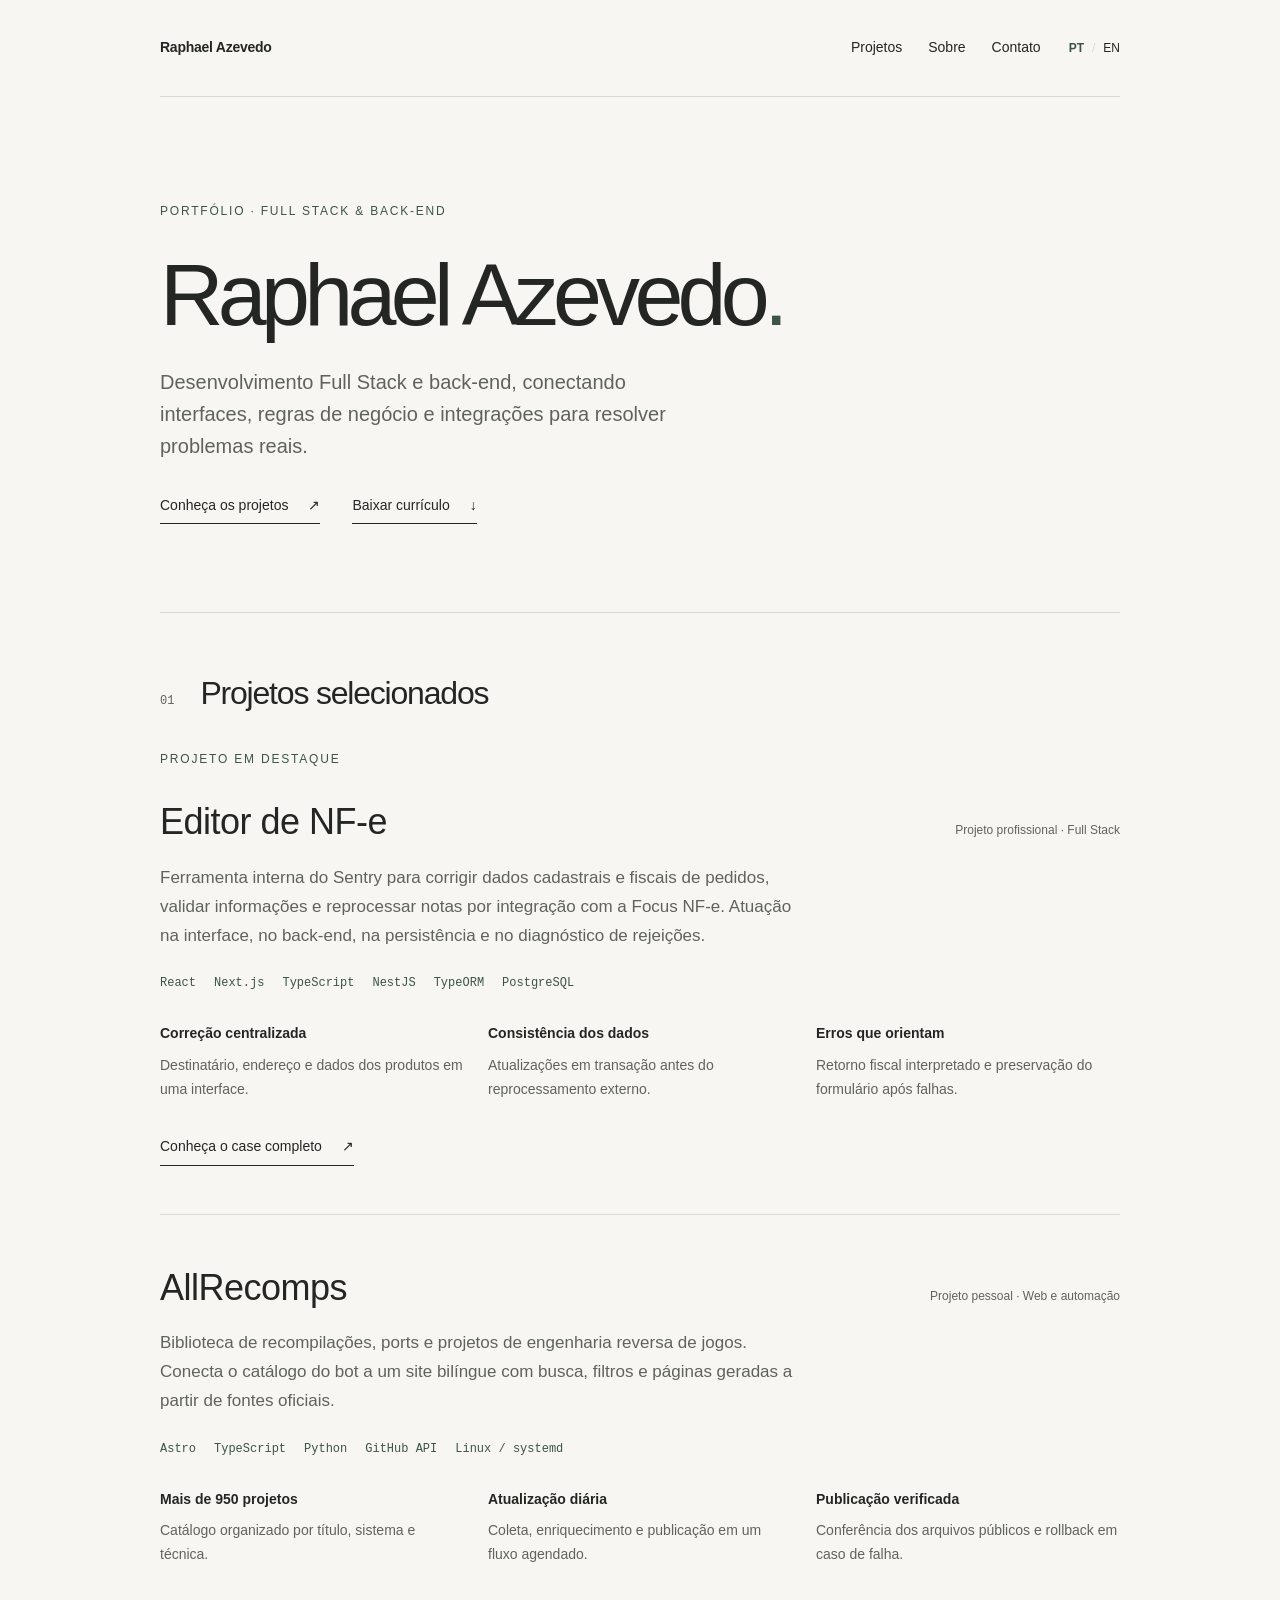
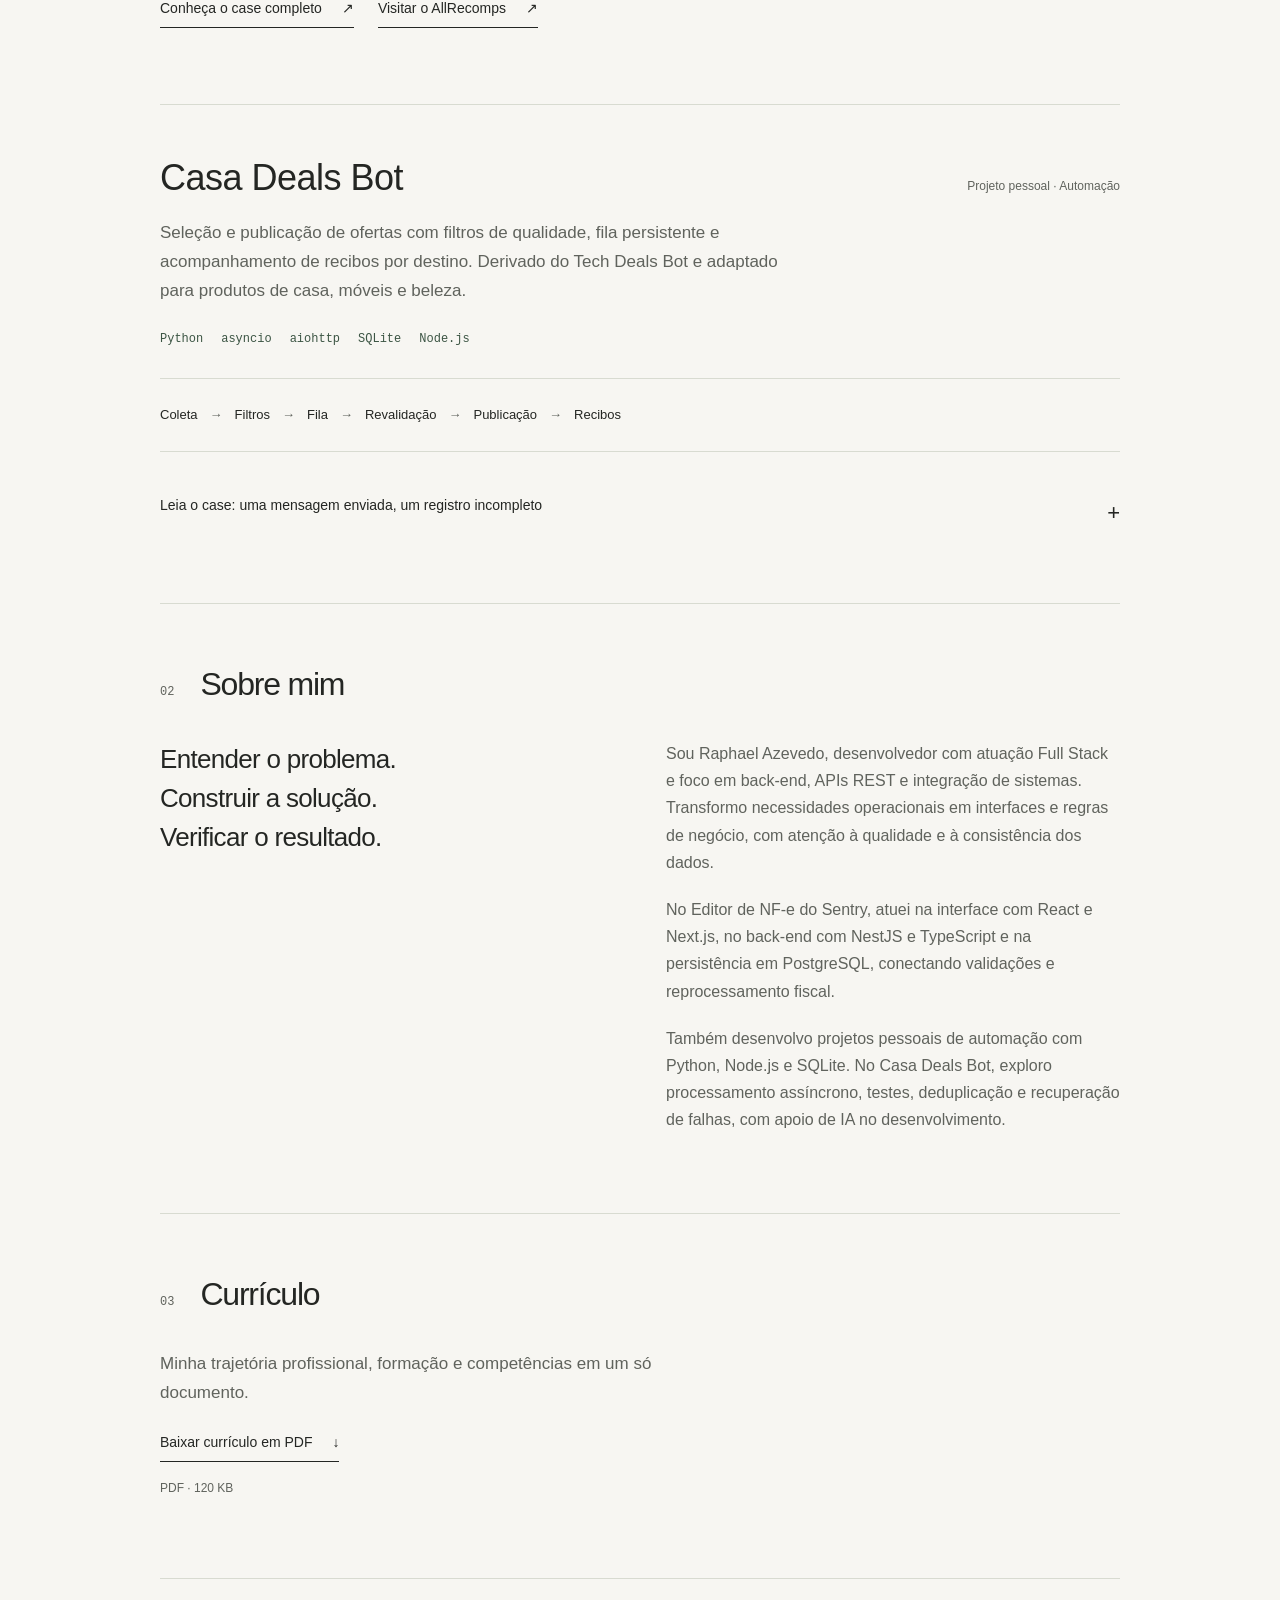
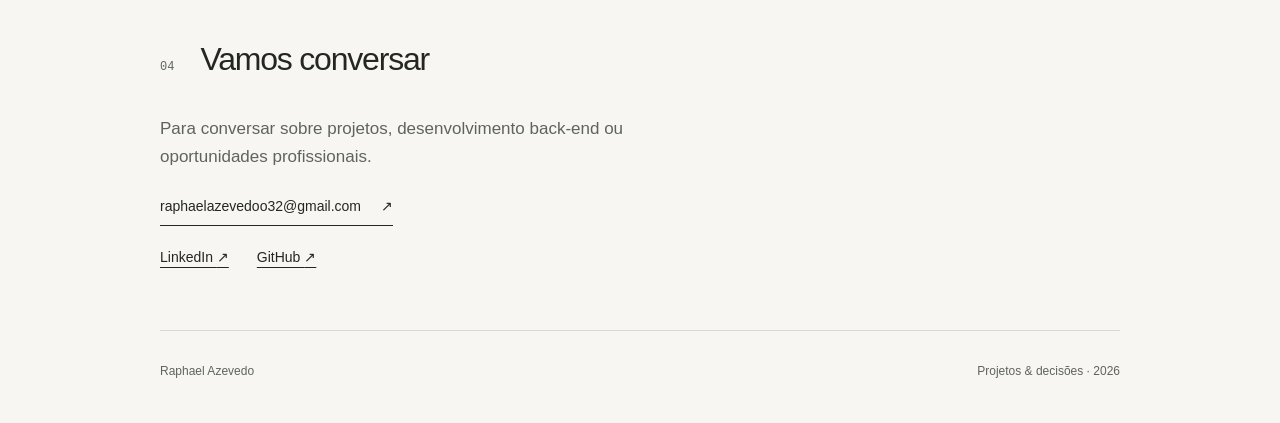
<file: index.html>
<!doctype html>
<html lang="pt-BR">
<head>
  <meta charset="utf-8">
  <meta name="viewport" content="width=device-width,initial-scale=1">
  <meta name="description" content="Raphael Azevedo. Desenvolvimento Full Stack, back-end e automação. Conheça o Editor de NF-e: React, Next.js, TypeScript, NestJS e PostgreSQL.">
  <meta name="theme-color" content="#f7f6f2">
  <title>Raphael Azevedo — Full Stack & back-end</title>
  <link rel="stylesheet" href="styles.css">
  <link rel="alternate" hreflang="en" href="index-en.html">
  <link rel="alternate" hreflang="pt-BR" href="index.html">
</head>
<body>
  <a class="skip" href="#conteudo">Pular para o conteúdo</a>
  <div class="wrap">
    <header><a class="brand" href="#inicio">Raphael Azevedo</a><div class="header-tools"><nav aria-label="Navegação principal"><a href="#projetos">Projetos</a><a href="#sobre">Sobre</a><a href="#contato">Contato</a></nav><nav class="language-switch" aria-label="Idioma"><a href="index.html" lang="pt-BR" aria-current="page" aria-label="Português">PT</a><span aria-hidden="true">/</span><a href="index-en.html" lang="en" aria-label="English">EN</a></nav></div></header>
    <main id="conteudo">
      <section class="hero" id="inicio" aria-labelledby="titulo">
        <p class="eyebrow">Portfólio · Full Stack & back-end</p>
        <h1 id="titulo">Raphael Azevedo<span style="color:var(--accent)">.</span></h1>
        <p class="intro">Desenvolvimento Full Stack e back-end, conectando interfaces, regras de negócio e integrações para resolver problemas reais.</p>
        <div style="display:flex;flex-wrap:wrap;gap:20px 32px"><a class="textlink" href="#projetos">Conheça os projetos <span aria-hidden="true">↗</span></a><a class="textlink" href="assets/raphael-azevedo-curriculo.pdf" download="Raphael-Azevedo-Curriculo.pdf">Baixar currículo <span aria-hidden="true">↓</span></a></div>
      </section>
      <section class="section" id="projetos" aria-labelledby="projetos-titulo">
        <div class="section-title"><span class="number" aria-hidden="true">01</span><h2 id="projetos-titulo">Projetos selecionados</h2></div>
        <article aria-labelledby="nfe-titulo" class="featured-project">
          <p class="eyebrow">Projeto em destaque</p>
          <div class="project-head"><h3 id="nfe-titulo">Editor de NF-e</h3><span class="label">Projeto profissional · Full Stack</span></div>
          <p class="project-description">Ferramenta interna do Sentry para corrigir dados cadastrais e fiscais de pedidos, validar informações e reprocessar notas por integração com a Focus NF-e. Atuação na interface, no back-end, na persistência e no diagnóstico de rejeições.</p>
          <div class="tags" aria-label="Tecnologias do Editor de NF-e"><span>React</span><span>Next.js</span><span>TypeScript</span><span>NestJS</span><span>TypeORM</span><span>PostgreSQL</span></div>
          <div class="project-highlights"><p><strong>Correção centralizada</strong><span>Destinatário, endereço e dados dos produtos em uma interface.</span></p><p><strong>Consistência dos dados</strong><span>Atualizações em transação antes do reprocessamento externo.</span></p><p><strong>Erros que orientam</strong><span>Retorno fiscal interpretado e preservação do formulário após falhas.</span></p></div>
          <a class="textlink" href="editor-nfe.html">Conheça o case completo <span aria-hidden="true">↗</span></a>
        </article>
<article class="allrecomps-project" aria-labelledby="allrecomps-title"><div class="project-head"><h3 id="allrecomps-title">AllRecomps</h3><span class="label">Projeto pessoal · Web e automação</span></div><p class="project-description">Biblioteca de recompilações, ports e projetos de engenharia reversa de jogos. Conecta o catálogo do bot a um site bilíngue com busca, filtros e páginas geradas a partir de fontes oficiais.</p><div class="tags" aria-label="AllRecomps stack"><span>Astro</span><span>TypeScript</span><span>Python</span><span>GitHub API</span><span>Linux / systemd</span></div><div class="project-highlights"><p><strong>Mais de 950 projetos</strong><span>Catálogo organizado por título, sistema e técnica.</span></p><p><strong>Atualização diária</strong><span>Coleta, enriquecimento e publicação em um fluxo agendado.</span></p><p><strong>Publicação verificada</strong><span>Conferência dos arquivos públicos e rollback em caso de falha.</span></p></div><div class="case-actions"><a class="textlink" href="allrecomps.html">Conheça o case completo <span aria-hidden="true">↗</span></a><a class="textlink" href="https://allrecomps.com/pt-br/" target="_blank" rel="noopener noreferrer">Visitar o AllRecomps <span aria-hidden="true">↗</span></a></div></article>
        <article>
          <div class="project-head"><h3>Casa Deals Bot</h3><span class="label">Projeto pessoal · Automação</span></div>
          <p class="project-description">Seleção e publicação de ofertas com filtros de qualidade, fila persistente e acompanhamento de recibos por destino. Derivado do Tech Deals Bot e adaptado para produtos de casa, móveis e beleza.</p>
          <div class="tags" aria-label="Tecnologias do projeto"><span>Python</span><span>asyncio</span><span>aiohttp</span><span>SQLite</span><span>Node.js</span></div>
          <div class="flow" role="img" aria-label="Fluxo: coleta, filtros, fila, revalidação, publicação e recibos"><span>Coleta</span><span class="arrow" aria-hidden="true">→</span><span>Filtros</span><span class="arrow" aria-hidden="true">→</span><span>Fila</span><span class="arrow" aria-hidden="true">→</span><span>Revalidação</span><span class="arrow" aria-hidden="true">→</span><span>Publicação</span><span class="arrow" aria-hidden="true">→</span><span>Recibos</span></div>
          <details><summary>Leia o case: uma mensagem enviada, um registro incompleto</summary>
            <div class="case">
              <h3>O problema</h3><p>Uma oferta foi aceita pelo WhatsApp, mas a finalização interna falhou: o código tentou converter um identificador alfanumérico em número. O recibo estava salvo; a fila ainda não refletia a conclusão.</p>
              <h3>A decisão</h3><p>Preservar o identificador no formato correto e consultar os recibos persistidos antes de agir. A recuperação dos registros afetados exige confirmação de todos os destinos e ausência de uma publicação já concluída.</p>
              <h3>O resultado</h3><p>Os registros que atendem a essas condições podem ser reconciliados <strong>sem reenviar a mensagem confirmada</strong>. Quando o resultado é incerto, o fluxo exige revisão antes de uma nova tentativa.</p>
              <h3>O que foi verificado</h3><ul><li>26 testes locais do bridge de WhatsApp aprovados em 6 de outubro de 2026.</li><li>Testes existentes em Python para IDs alfanuméricos e recuperação repetida sem duplicar o histórico.</li><li>Fluxos implementados de revalidação, persistência e recibos individuais por destino.</li></ul>
              <p class="note">Desenvolvimento com apoio de IA. A suíte Python não foi reexecutada nesta revisão por falta de pytest. Testes locais não comprovam entrega em serviços reais. O bridge utiliza Baileys, uma integração não oficial, e o tratamento de falhas não garante entrega exatamente uma vez em todos os cenários.</p>
            </div>
          </details>
        </article>
      </section>
      <section class="section" id="sobre" aria-labelledby="sobre-titulo">
        <div class="section-title"><span class="number" aria-hidden="true">02</span><h2 id="sobre-titulo">Sobre mim</h2></div>
        <div class="about"><div class="principle">Entender o problema.<br>Construir a solução.<br>Verificar o resultado.</div><div><p>Sou Raphael Azevedo, desenvolvedor com atuação Full Stack e foco em back-end, APIs REST e integração de sistemas. Transformo necessidades operacionais em interfaces e regras de negócio, com atenção à qualidade e à consistência dos dados.</p><p>No Editor de NF-e do Sentry, atuei na interface com React e Next.js, no back-end com NestJS e TypeScript e na persistência em PostgreSQL, conectando validações e reprocessamento fiscal.</p><p>Também desenvolvo projetos pessoais de automação com Python, Node.js e SQLite. No Casa Deals Bot, exploro processamento assíncrono, testes, deduplicação e recuperação de falhas, com apoio de IA no desenvolvimento.</p></div></div>
      </section>
      <section class="section" id="curriculo" aria-labelledby="curriculo-titulo">
        <div class="section-title"><span class="number" aria-hidden="true">03</span><h2 id="curriculo-titulo">Currículo</h2></div>
        <p style="color:var(--muted);max-width:520px">Minha trajetória profissional, formação e competências em um só documento.</p>
        <a class="textlink" href="assets/raphael-azevedo-curriculo.pdf" download="Raphael-Azevedo-Curriculo.pdf">Baixar currículo em PDF <span aria-hidden="true">↓</span></a>
        <p style="font-size:12px;color:var(--muted);margin-top:16px">PDF · 120 KB</p>
      </section>
      <section class="section" id="contato" aria-labelledby="contato-titulo">
        <div class="section-title"><span class="number" aria-hidden="true">04</span><h2 id="contato-titulo">Vamos conversar</h2></div>
        <p style="color:var(--muted);max-width:520px">Para conversar sobre projetos, desenvolvimento back-end ou oportunidades profissionais.</p>
        <p><a class="textlink" href="mailto:raphaelazevedoo32@gmail.com">raphaelazevedoo32@gmail.com <span aria-hidden="true">↗</span></a></p>
        <div style="display:flex;gap:28px;font-size:14px"><a href="https://www.linkedin.com/in/raphael-azevedo32/" target="_blank" rel="noopener noreferrer">LinkedIn <span aria-hidden="true">↗</span></a><a href="https://github.com/raphaelazevedoo" target="_blank" rel="noopener noreferrer">GitHub <span aria-hidden="true">↗</span></a></div>
      </section>
    </main>
    <footer class="foot"><span>Raphael Azevedo</span><span>Projetos & decisões · 2026</span></footer>
  </div>
</body>
</html>
</file>
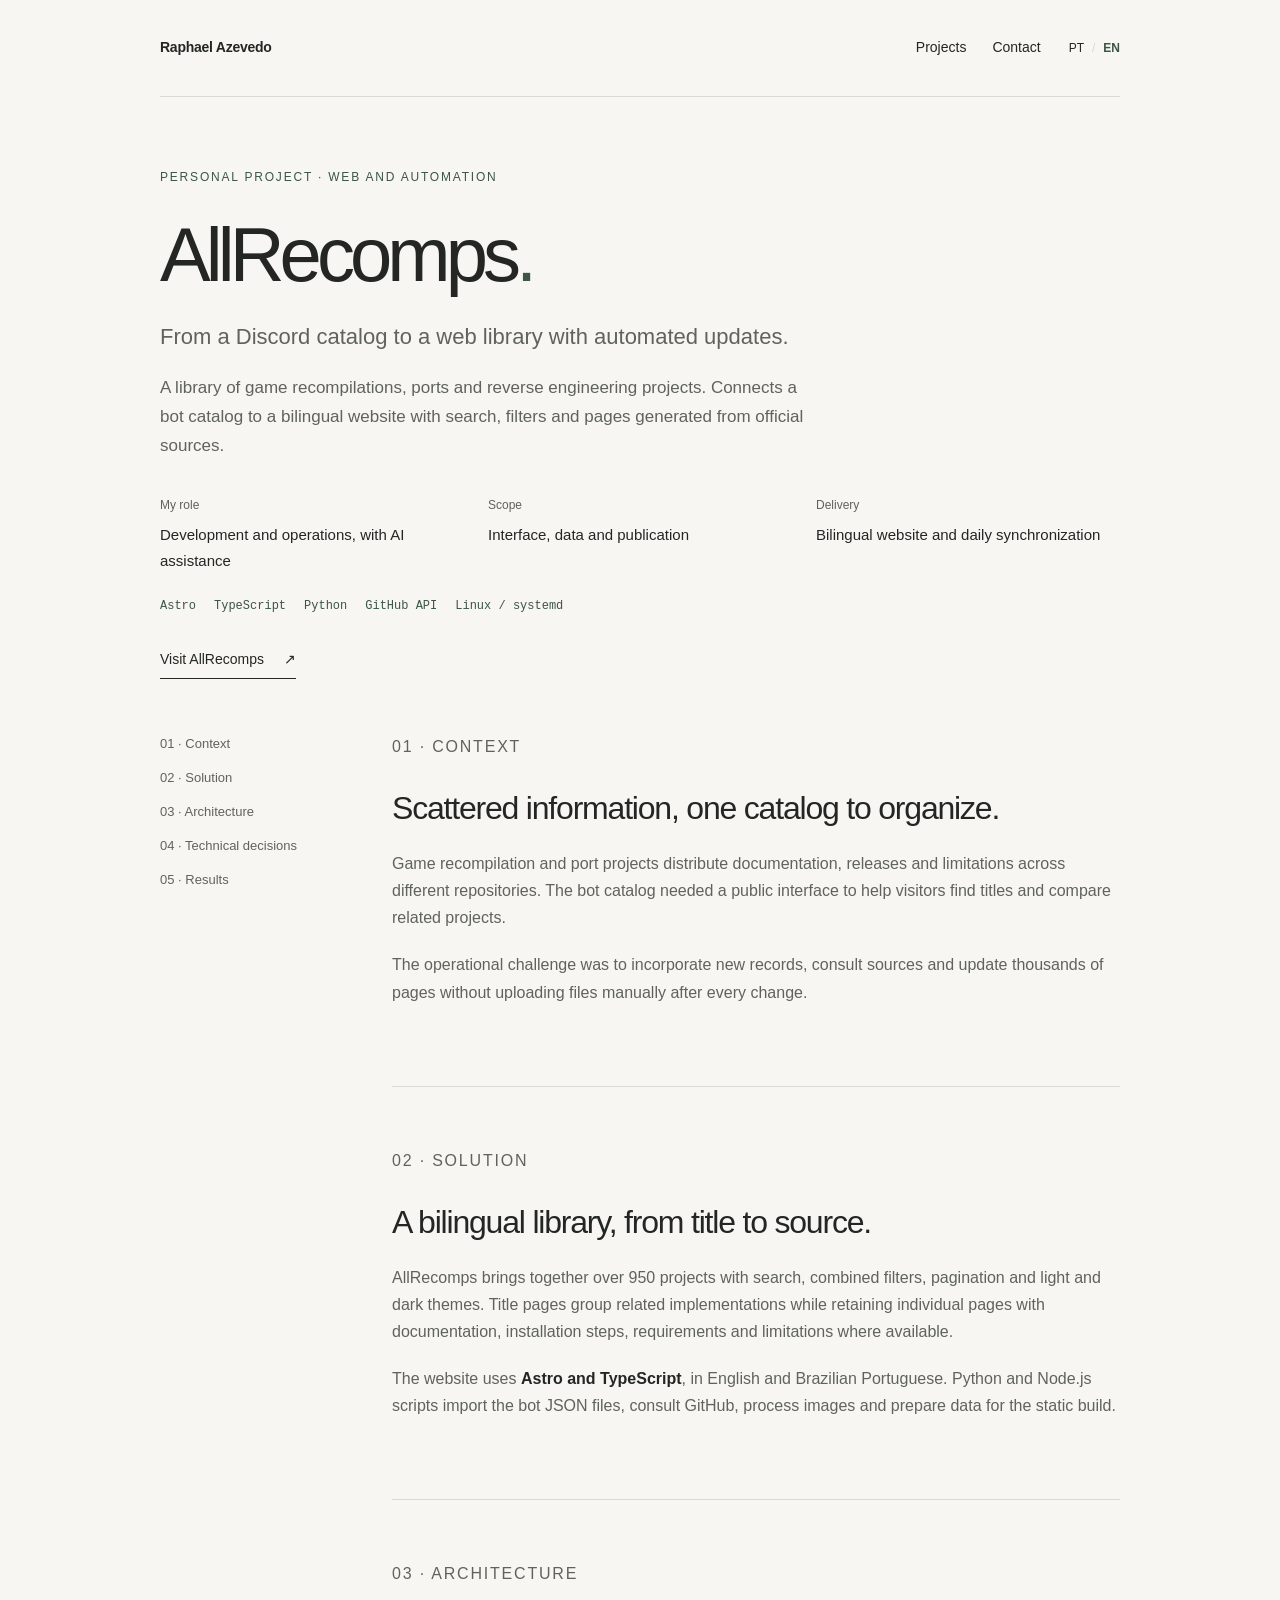
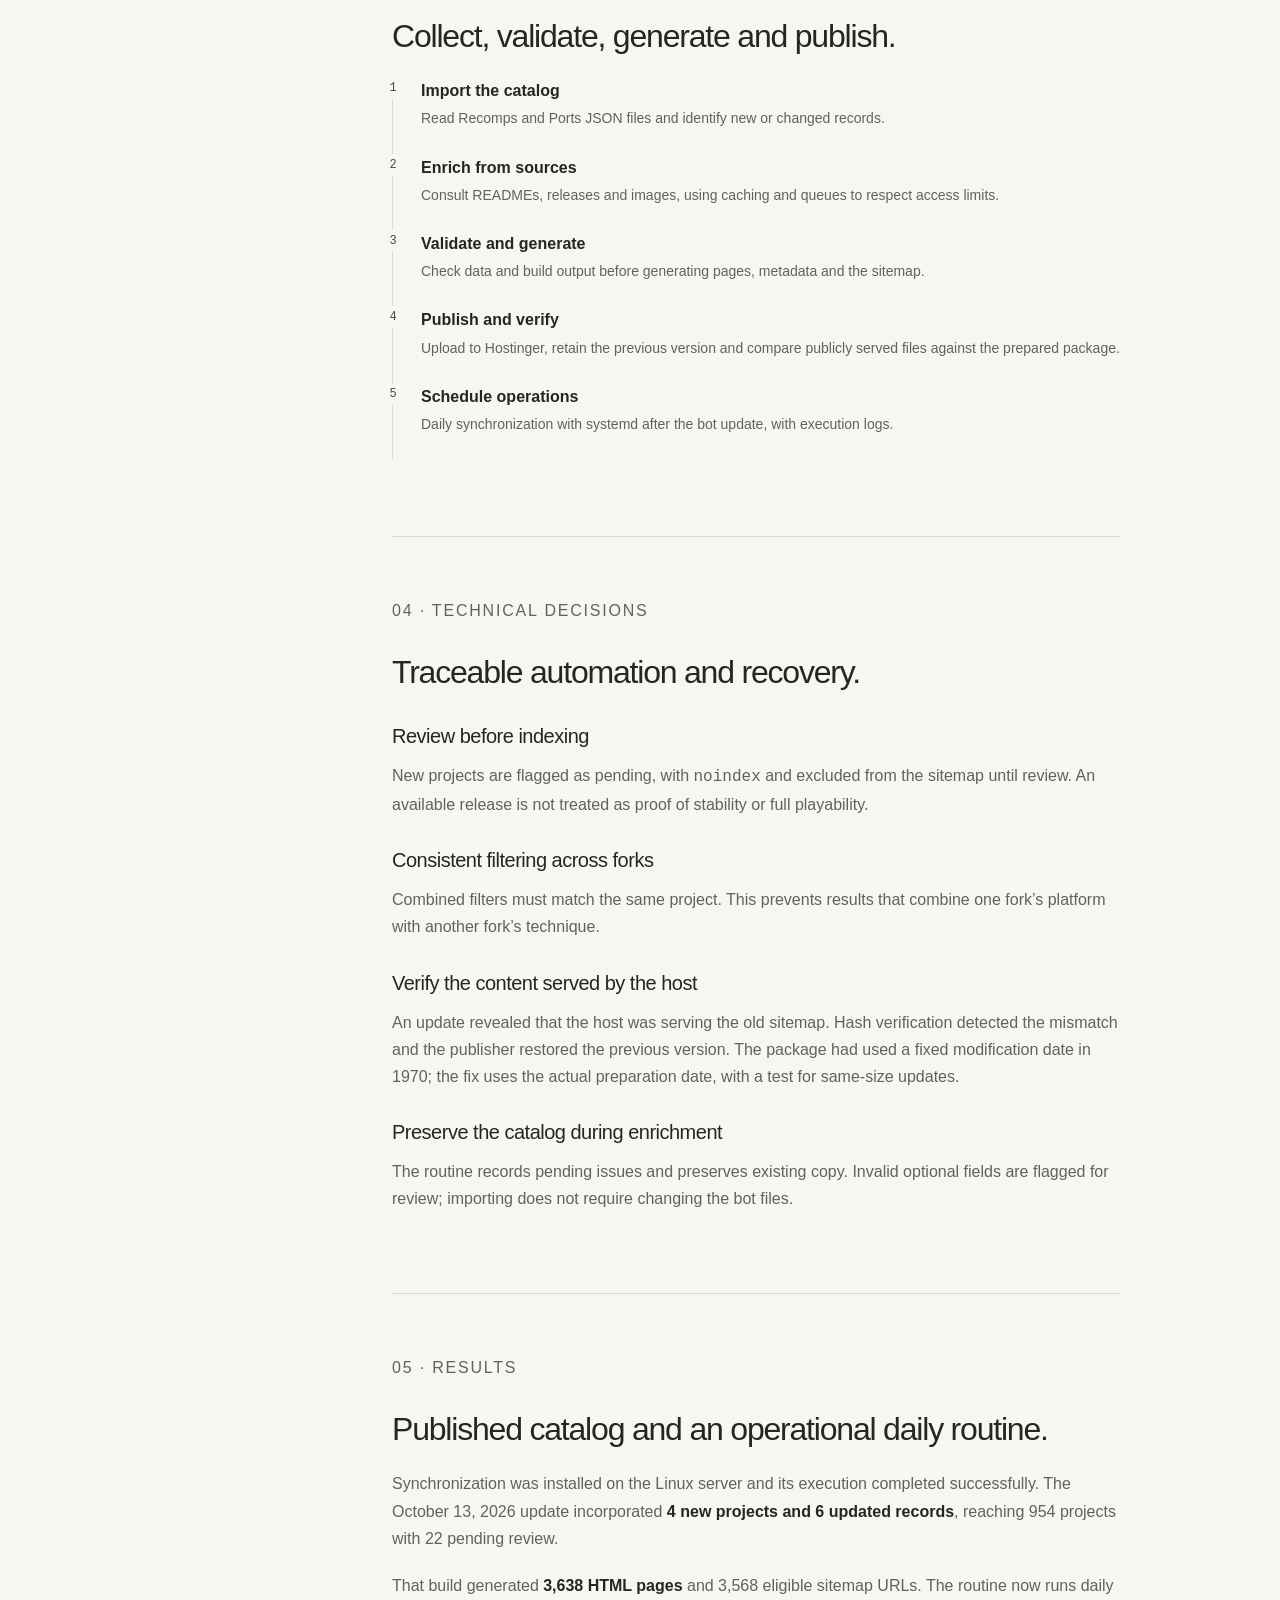
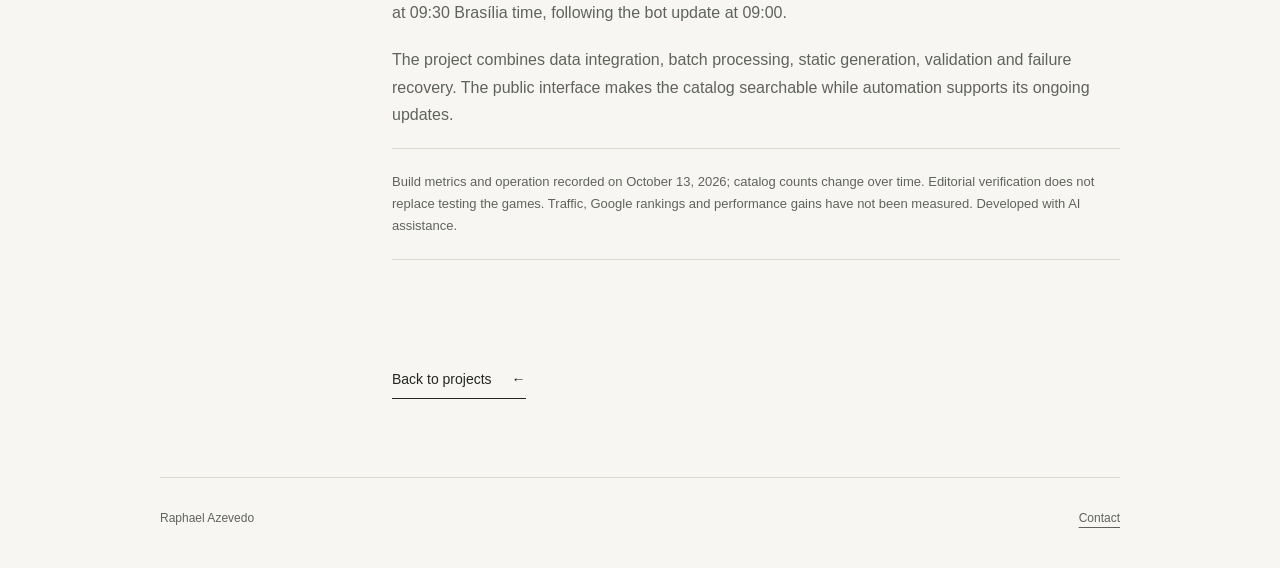
<file: allrecomps-en.html>
<!doctype html>
<html lang="en"><head><meta charset="utf-8"><meta name="viewport" content="width=device-width,initial-scale=1"><meta name="theme-color" content="#f7f6f2"><meta name="description" content="AllRecomps — A library of game recompilations, ports and reverse engineering projects. Connects a bot catalog to a bilingual website with search, filters and pages generated from official sources."><title>AllRecomps — Case study by Raphael Azevedo</title><link rel="stylesheet" href="styles.css"><link rel="alternate" hreflang="pt-BR" href="allrecomps.html"><link rel="alternate" hreflang="en" href="allrecomps-en.html"></head>
<body><a class="skip" href="#conteudo">Skip to content</a><div class="wrap"><header><a class="brand" href="index-en.html">Raphael Azevedo</a><div class="header-tools"><nav aria-label="Projects"><a href="index-en.html#projects">Projects</a><a href="index-en.html#contact">Contact</a></nav><nav class="language-switch" aria-label="Language"><a href="allrecomps.html" lang="pt-BR"  aria-label="Português">PT</a><span aria-hidden="true">/</span><a href="allrecomps-en.html" lang="en" aria-current="page" aria-label="English">EN</a></nav></div></header>
<main id="conteudo"><section class="case-hero" aria-labelledby="titulo"><p class="eyebrow">Personal project · Web and automation</p><h1 id="titulo">AllRecomps<span style="color:var(--accent)">.</span></h1><p class="case-subtitle">From a Discord catalog to a web library with automated updates.</p><p class="project-description">A library of game recompilations, ports and reverse engineering projects. Connects a bot catalog to a bilingual website with search, filters and pages generated from official sources.</p><dl class="case-meta"><div><dt>My role</dt><dd>Development and operations, with AI assistance</dd></div><div><dt>Scope</dt><dd>Interface, data and publication</dd></div><div><dt>Delivery</dt><dd>Bilingual website and daily synchronization</dd></div></dl><div class="tags" aria-label="AllRecomps stack"><span>Astro</span><span>TypeScript</span><span>Python</span><span>GitHub API</span><span>Linux / systemd</span></div><a class="textlink" href="https://allrecomps.com/" target="_blank" rel="noopener noreferrer">Visit AllRecomps <span aria-hidden="true">↗</span></a></section><div class="case-layout"><nav class="case-nav" aria-label="Case study sections"><a href="#context">01 · Context</a><a href="#solution">02 · Solution</a><a href="#architecture">03 · Architecture</a><a href="#decisions">04 · Technical decisions</a><a href="#results">05 · Results</a></nav><div class="case-body"><section class="section" id="context" aria-labelledby="context-title"><p class="eyebrow">01 · Context</p><h2 id="context-title">Scattered information, one catalog to organize.</h2><p>Game recompilation and port projects distribute documentation, releases and limitations across different repositories. The bot catalog needed a public interface to help visitors find titles and compare related projects.</p><p>The operational challenge was to incorporate new records, consult sources and update thousands of pages without uploading files manually after every change.</p></section>
<section class="section" id="solution" aria-labelledby="solution-title"><p class="eyebrow">02 · Solution</p><h2 id="solution-title">A bilingual library, from title to source.</h2><p>AllRecomps brings together over 950 projects with search, combined filters, pagination and light and dark themes. Title pages group related implementations while retaining individual pages with documentation, installation steps, requirements and limitations where available.</p><p>The website uses <strong>Astro and TypeScript</strong>, in English and Brazilian Portuguese. Python and Node.js scripts import the bot JSON files, consult GitHub, process images and prepare data for the static build.</p></section>
<section class="section" id="architecture" aria-labelledby="architecture-title"><p class="eyebrow">03 · Architecture</p><h2 id="architecture-title">Collect, validate, generate and publish.</h2><ol class="technical-flow"><li><strong>Import the catalog</strong><span>Read Recomps and Ports JSON files and identify new or changed records.</span></li><li><strong>Enrich from sources</strong><span>Consult READMEs, releases and images, using caching and queues to respect access limits.</span></li><li><strong>Validate and generate</strong><span>Check data and build output before generating pages, metadata and the sitemap.</span></li><li><strong>Publish and verify</strong><span>Upload to Hostinger, retain the previous version and compare publicly served files against the prepared package.</span></li><li><strong>Schedule operations</strong><span>Daily synchronization with systemd after the bot update, with execution logs.</span></li></ol></section>
<section class="section" id="decisions" aria-labelledby="decisions-title"><p class="eyebrow">04 · Technical decisions</p><h2 id="decisions-title">Traceable automation and recovery.</h2><h3>Review before indexing</h3><p>New projects are flagged as pending, with <code>noindex</code> and excluded from the sitemap until review. An available release is not treated as proof of stability or full playability.</p><h3>Consistent filtering across forks</h3><p>Combined filters must match the same project. This prevents results that combine one fork’s platform with another fork’s technique.</p><h3>Verify the content served by the host</h3><p>An update revealed that the host was serving the old sitemap. Hash verification detected the mismatch and the publisher restored the previous version. The package had used a fixed modification date in 1970; the fix uses the actual preparation date, with a test for same-size updates.</p><h3>Preserve the catalog during enrichment</h3><p>The routine records pending issues and preserves existing copy. Invalid optional fields are flagged for review; importing does not require changing the bot files.</p></section>
<section class="section" id="results" aria-labelledby="results-title"><p class="eyebrow">05 · Results</p><h2 id="results-title">Published catalog and an operational daily routine.</h2><p>Synchronization was installed on the Linux server and its execution completed successfully. The October 13, 2026 update incorporated <strong>4 new projects and 6 updated records</strong>, reaching 954 projects with 22 pending review.</p><p>That build generated <strong>3,638 HTML pages</strong> and 3,568 eligible sitemap URLs. The routine now runs daily at 09:30 Brasília time, following the bot update at 09:00.</p><p>The project combines data integration, batch processing, static generation, validation and failure recovery. The public interface makes the catalog searchable while automation supports its ongoing updates.</p><p class="case-note">Build metrics and operation recorded on October 13, 2026; catalog counts change over time. Editorial verification does not replace testing the games. Traffic, Google rankings and performance gains have not been measured. Developed with AI assistance.</p></section><div class="case-actions"><a class="textlink" href="index-en.html#projects">Back to projects <span aria-hidden="true">←</span></a></div></div></div></main><footer class="foot case-footer"><span>Raphael Azevedo</span><a href="mailto:raphaelazevedoo32@gmail.com">Contact</a></footer></div></body></html>
</file>
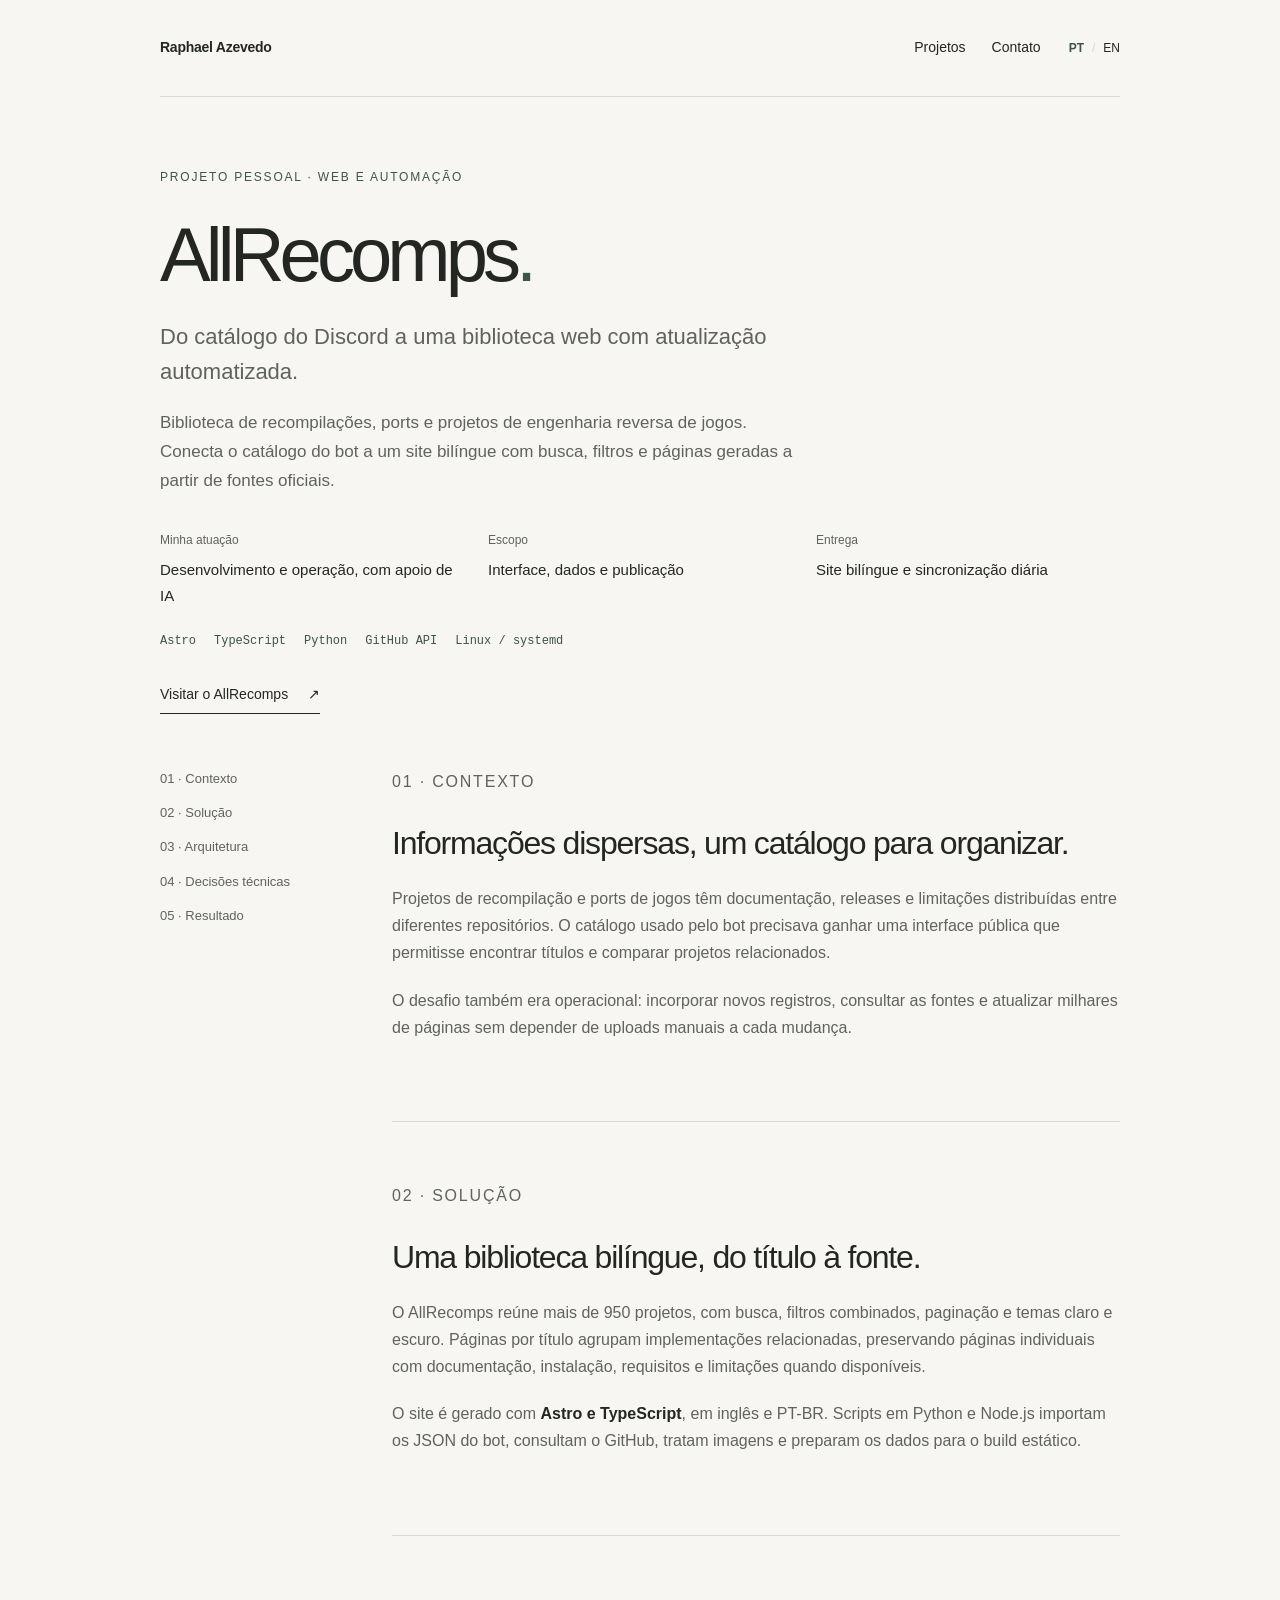
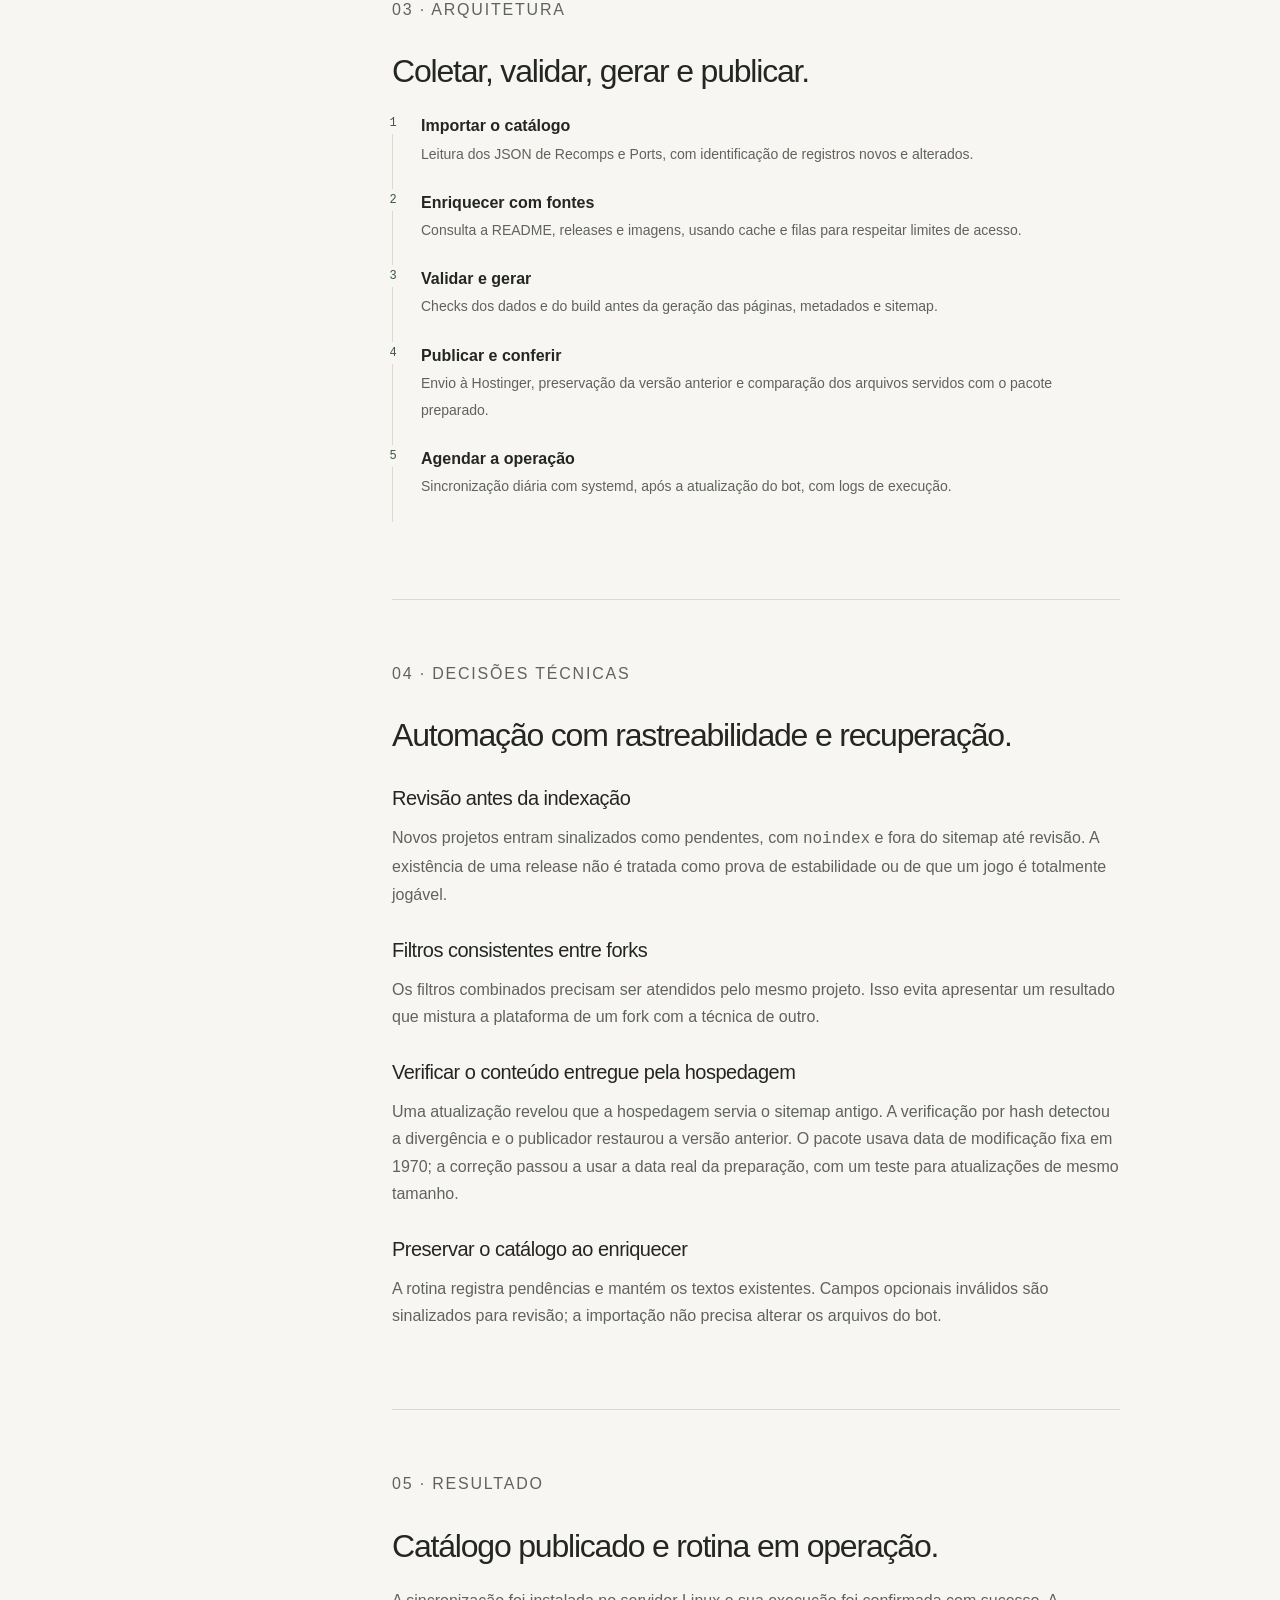
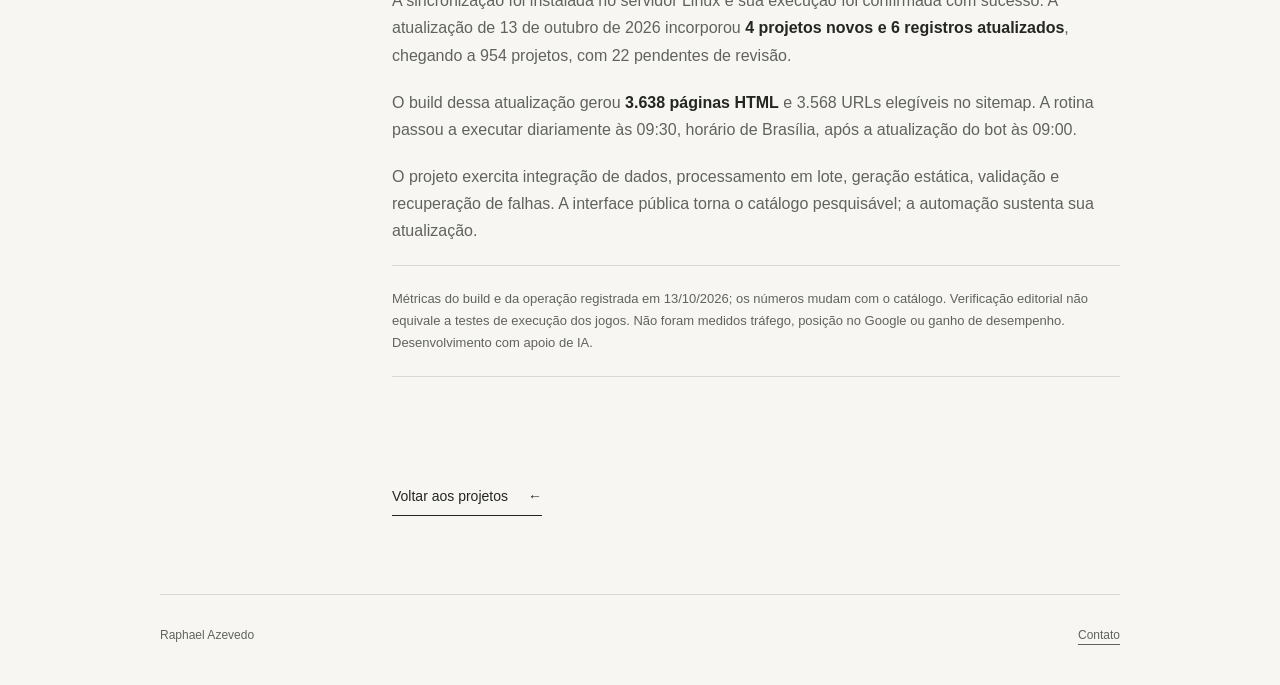
<file: allrecomps.html>
<!doctype html>
<html lang="pt-BR"><head><meta charset="utf-8"><meta name="viewport" content="width=device-width,initial-scale=1"><meta name="theme-color" content="#f7f6f2"><meta name="description" content="AllRecomps — Biblioteca de recompilações, ports e projetos de engenharia reversa de jogos. Conecta o catálogo do bot a um site bilíngue com busca, filtros e páginas geradas a partir de fontes oficiais."><title>AllRecomps — Case de Raphael Azevedo</title><link rel="stylesheet" href="styles.css"><link rel="alternate" hreflang="pt-BR" href="allrecomps.html"><link rel="alternate" hreflang="en" href="allrecomps-en.html"></head>
<body><a class="skip" href="#conteudo">Pular para o conteúdo</a><div class="wrap"><header><a class="brand" href="index.html">Raphael Azevedo</a><div class="header-tools"><nav aria-label="Projetos"><a href="index.html#projetos">Projetos</a><a href="index.html#contato">Contato</a></nav><nav class="language-switch" aria-label="Idioma"><a href="allrecomps.html" lang="pt-BR" aria-current="page" aria-label="Português">PT</a><span aria-hidden="true">/</span><a href="allrecomps-en.html" lang="en"  aria-label="English">EN</a></nav></div></header>
<main id="conteudo"><section class="case-hero" aria-labelledby="titulo"><p class="eyebrow">Projeto pessoal · Web e automação</p><h1 id="titulo">AllRecomps<span style="color:var(--accent)">.</span></h1><p class="case-subtitle">Do catálogo do Discord a uma biblioteca web com atualização automatizada.</p><p class="project-description">Biblioteca de recompilações, ports e projetos de engenharia reversa de jogos. Conecta o catálogo do bot a um site bilíngue com busca, filtros e páginas geradas a partir de fontes oficiais.</p><dl class="case-meta"><div><dt>Minha atuação</dt><dd>Desenvolvimento e operação, com apoio de IA</dd></div><div><dt>Escopo</dt><dd>Interface, dados e publicação</dd></div><div><dt>Entrega</dt><dd>Site bilíngue e sincronização diária</dd></div></dl><div class="tags" aria-label="AllRecomps stack"><span>Astro</span><span>TypeScript</span><span>Python</span><span>GitHub API</span><span>Linux / systemd</span></div><a class="textlink" href="https://allrecomps.com/pt-br/" target="_blank" rel="noopener noreferrer">Visitar o AllRecomps <span aria-hidden="true">↗</span></a></section><div class="case-layout"><nav class="case-nav" aria-label="Seções do case"><a href="#problema">01 · Contexto</a><a href="#solucao">02 · Solução</a><a href="#arquitetura">03 · Arquitetura</a><a href="#decisoes">04 · Decisões técnicas</a><a href="#resultado">05 · Resultado</a></nav><div class="case-body"><section class="section" id="problema" aria-labelledby="problema-title"><p class="eyebrow">01 · Contexto</p><h2 id="problema-title">Informações dispersas, um catálogo para organizar.</h2><p>Projetos de recompilação e ports de jogos têm documentação, releases e limitações distribuídas entre diferentes repositórios. O catálogo usado pelo bot precisava ganhar uma interface pública que permitisse encontrar títulos e comparar projetos relacionados.</p><p>O desafio também era operacional: incorporar novos registros, consultar as fontes e atualizar milhares de páginas sem depender de uploads manuais a cada mudança.</p></section>
<section class="section" id="solucao" aria-labelledby="solucao-title"><p class="eyebrow">02 · Solução</p><h2 id="solucao-title">Uma biblioteca bilíngue, do título à fonte.</h2><p>O AllRecomps reúne mais de 950 projetos, com busca, filtros combinados, paginação e temas claro e escuro. Páginas por título agrupam implementações relacionadas, preservando páginas individuais com documentação, instalação, requisitos e limitações quando disponíveis.</p><p>O site é gerado com <strong>Astro e TypeScript</strong>, em inglês e PT-BR. Scripts em Python e Node.js importam os JSON do bot, consultam o GitHub, tratam imagens e preparam os dados para o build estático.</p></section>
<section class="section" id="arquitetura" aria-labelledby="arquitetura-title"><p class="eyebrow">03 · Arquitetura</p><h2 id="arquitetura-title">Coletar, validar, gerar e publicar.</h2><ol class="technical-flow"><li><strong>Importar o catálogo</strong><span>Leitura dos JSON de Recomps e Ports, com identificação de registros novos e alterados.</span></li><li><strong>Enriquecer com fontes</strong><span>Consulta a README, releases e imagens, usando cache e filas para respeitar limites de acesso.</span></li><li><strong>Validar e gerar</strong><span>Checks dos dados e do build antes da geração das páginas, metadados e sitemap.</span></li><li><strong>Publicar e conferir</strong><span>Envio à Hostinger, preservação da versão anterior e comparação dos arquivos servidos com o pacote preparado.</span></li><li><strong>Agendar a operação</strong><span>Sincronização diária com systemd, após a atualização do bot, com logs de execução.</span></li></ol></section>
<section class="section" id="decisoes" aria-labelledby="decisoes-title"><p class="eyebrow">04 · Decisões técnicas</p><h2 id="decisoes-title">Automação com rastreabilidade e recuperação.</h2><h3>Revisão antes da indexação</h3><p>Novos projetos entram sinalizados como pendentes, com <code>noindex</code> e fora do sitemap até revisão. A existência de uma release não é tratada como prova de estabilidade ou de que um jogo é totalmente jogável.</p><h3>Filtros consistentes entre forks</h3><p>Os filtros combinados precisam ser atendidos pelo mesmo projeto. Isso evita apresentar um resultado que mistura a plataforma de um fork com a técnica de outro.</p><h3>Verificar o conteúdo entregue pela hospedagem</h3><p>Uma atualização revelou que a hospedagem servia o sitemap antigo. A verificação por hash detectou a divergência e o publicador restaurou a versão anterior. O pacote usava data de modificação fixa em 1970; a correção passou a usar a data real da preparação, com um teste para atualizações de mesmo tamanho.</p><h3>Preservar o catálogo ao enriquecer</h3><p>A rotina registra pendências e mantém os textos existentes. Campos opcionais inválidos são sinalizados para revisão; a importação não precisa alterar os arquivos do bot.</p></section>
<section class="section" id="resultado" aria-labelledby="resultado-title"><p class="eyebrow">05 · Resultado</p><h2 id="resultado-title">Catálogo publicado e rotina em operação.</h2><p>A sincronização foi instalada no servidor Linux e sua execução foi confirmada com sucesso. A atualização de 13 de outubro de 2026 incorporou <strong>4 projetos novos e 6 registros atualizados</strong>, chegando a 954 projetos, com 22 pendentes de revisão.</p><p>O build dessa atualização gerou <strong>3.638 páginas HTML</strong> e 3.568 URLs elegíveis no sitemap. A rotina passou a executar diariamente às 09:30, horário de Brasília, após a atualização do bot às 09:00.</p><p>O projeto exercita integração de dados, processamento em lote, geração estática, validação e recuperação de falhas. A interface pública torna o catálogo pesquisável; a automação sustenta sua atualização.</p><p class="case-note">Métricas do build e da operação registrada em 13/10/2026; os números mudam com o catálogo. Verificação editorial não equivale a testes de execução dos jogos. Não foram medidos tráfego, posição no Google ou ganho de desempenho. Desenvolvimento com apoio de IA.</p></section><div class="case-actions"><a class="textlink" href="index.html#projetos">Voltar aos projetos <span aria-hidden="true">←</span></a></div></div></div></main><footer class="foot case-footer"><span>Raphael Azevedo</span><a href="mailto:raphaelazevedoo32@gmail.com">Contato</a></footer></div></body></html>
</file>
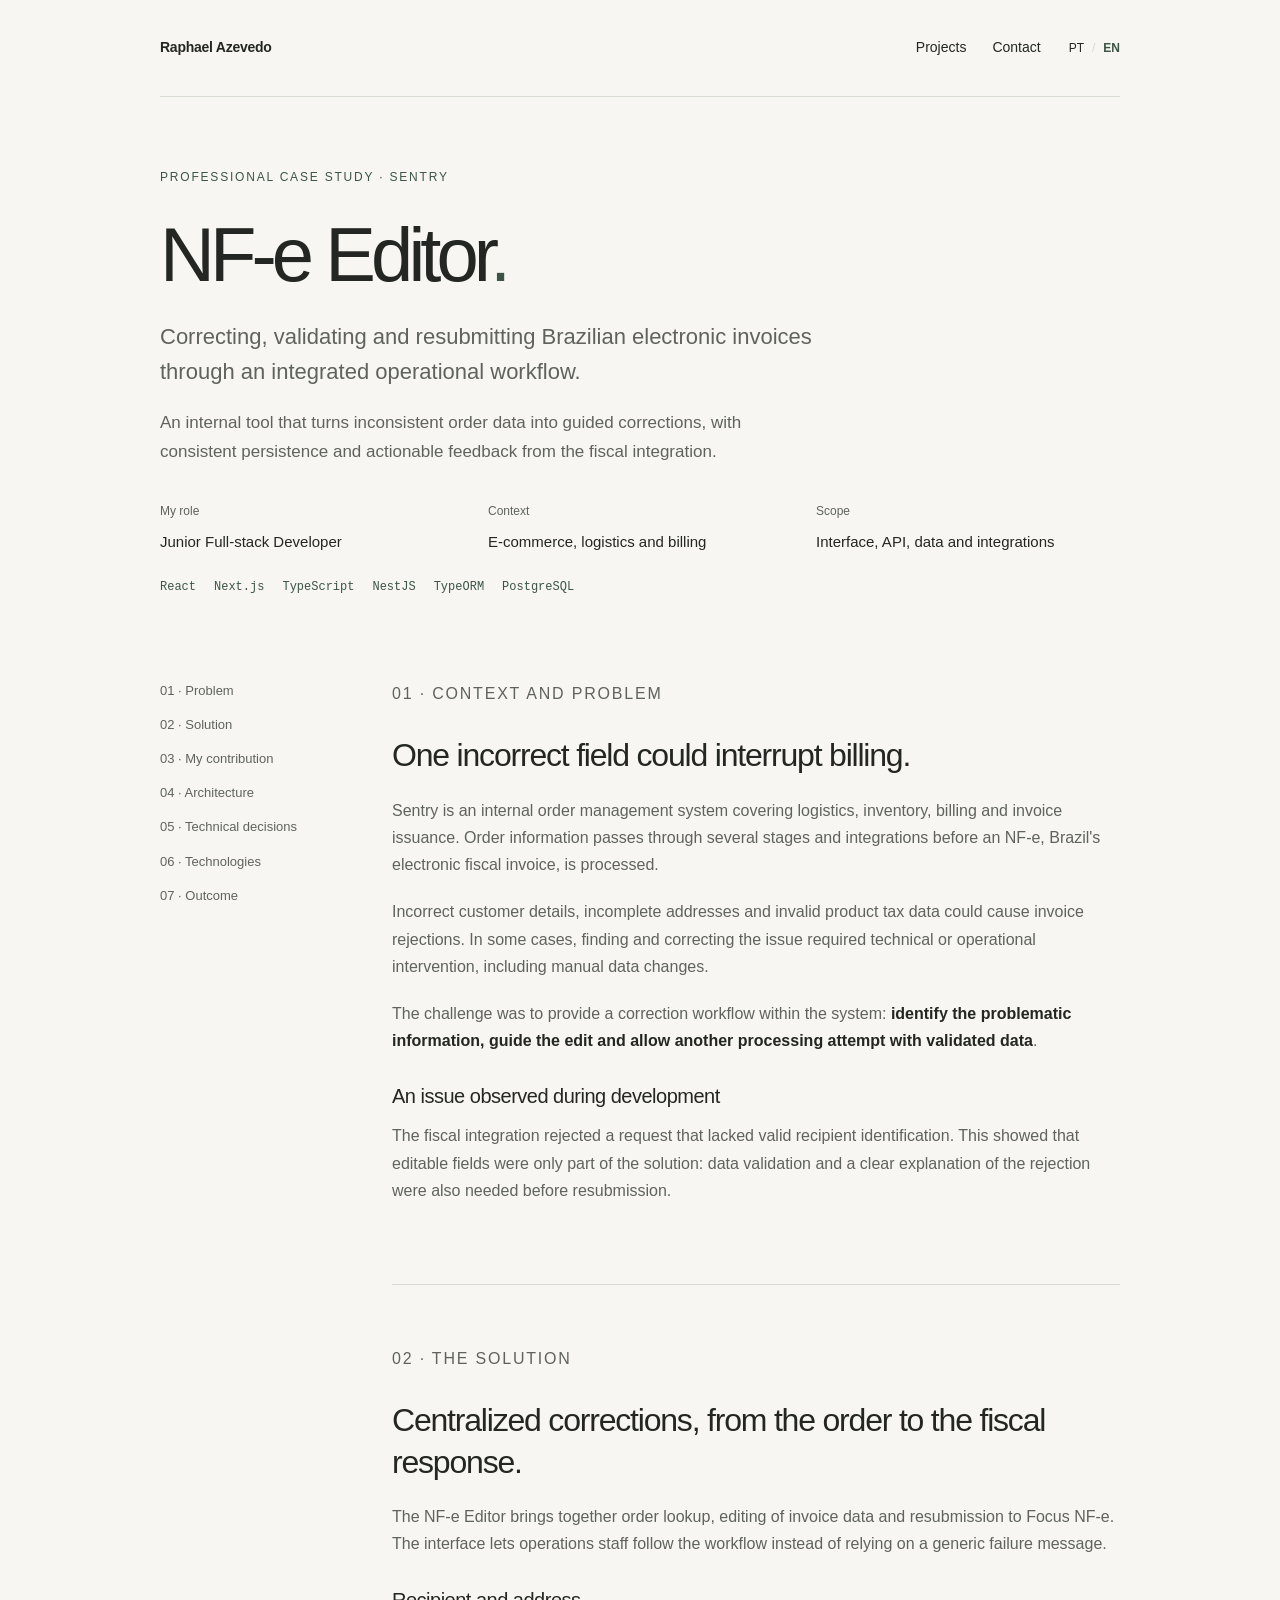
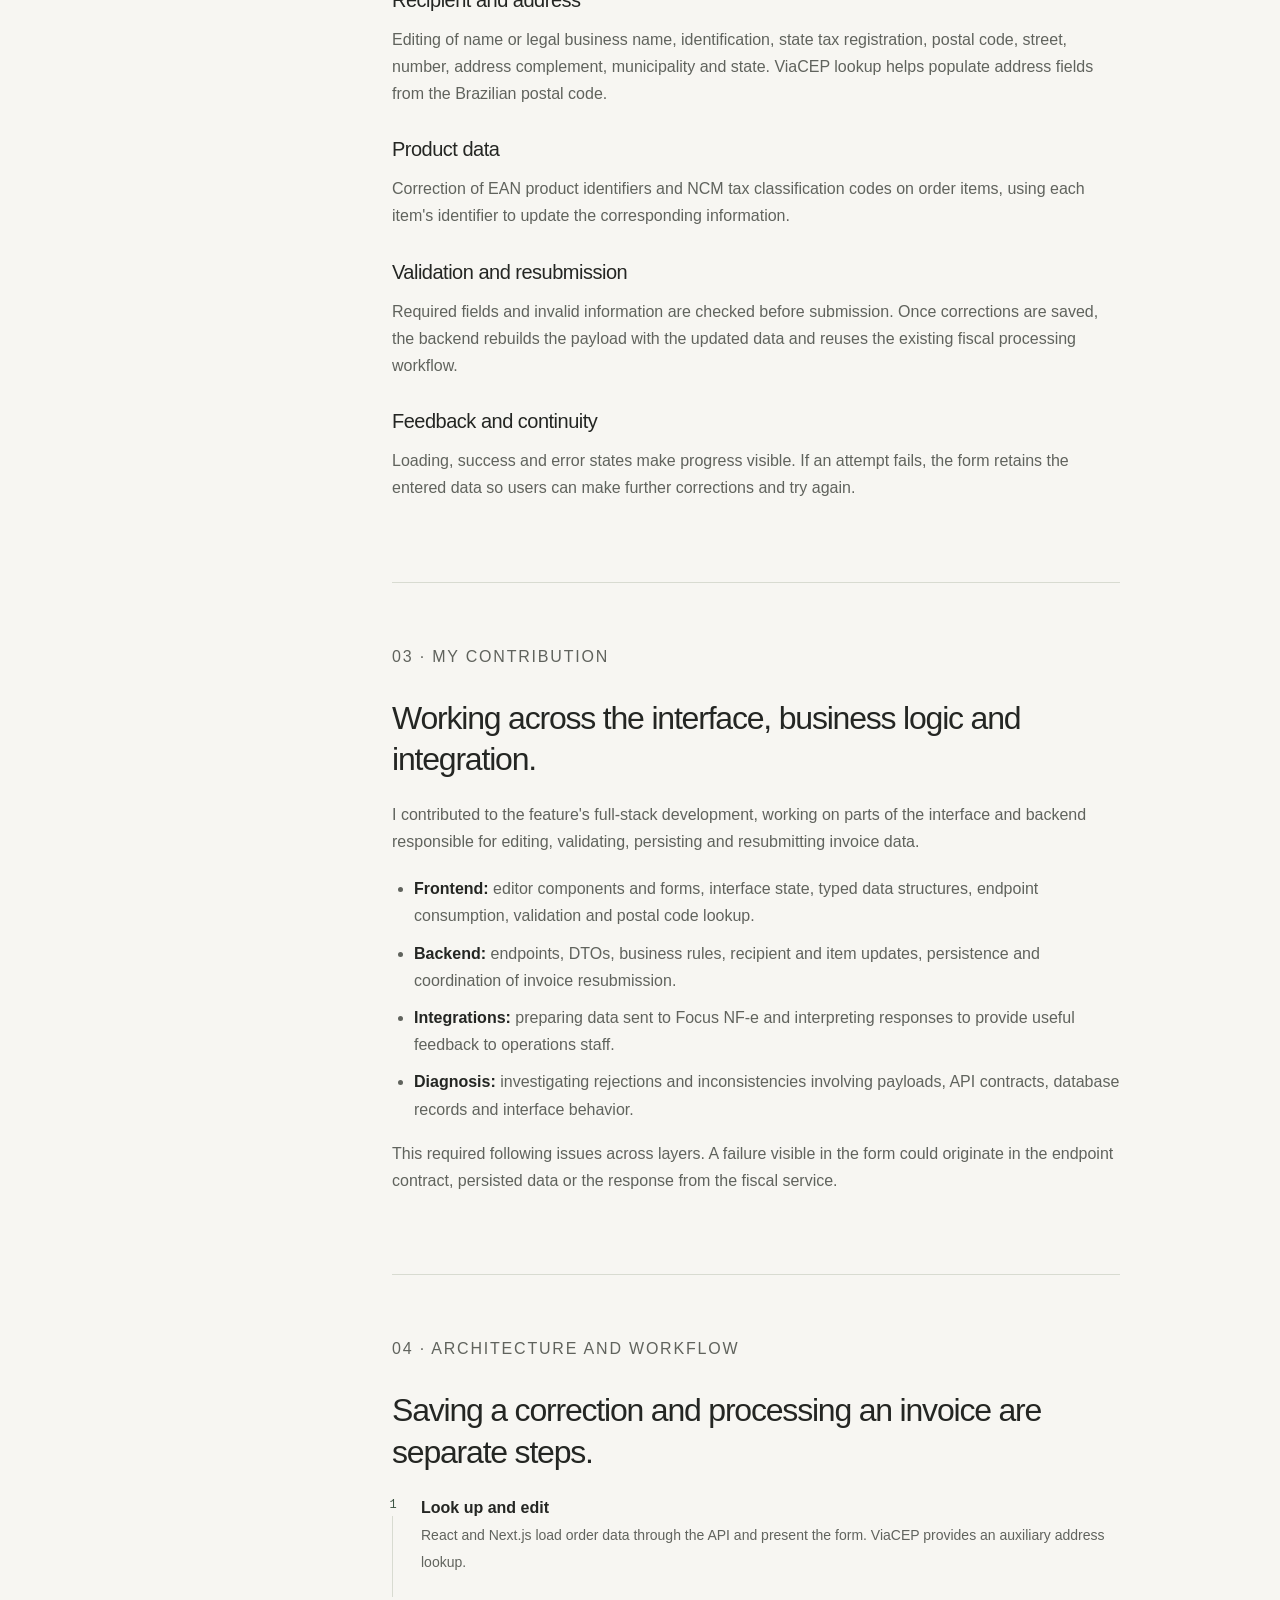
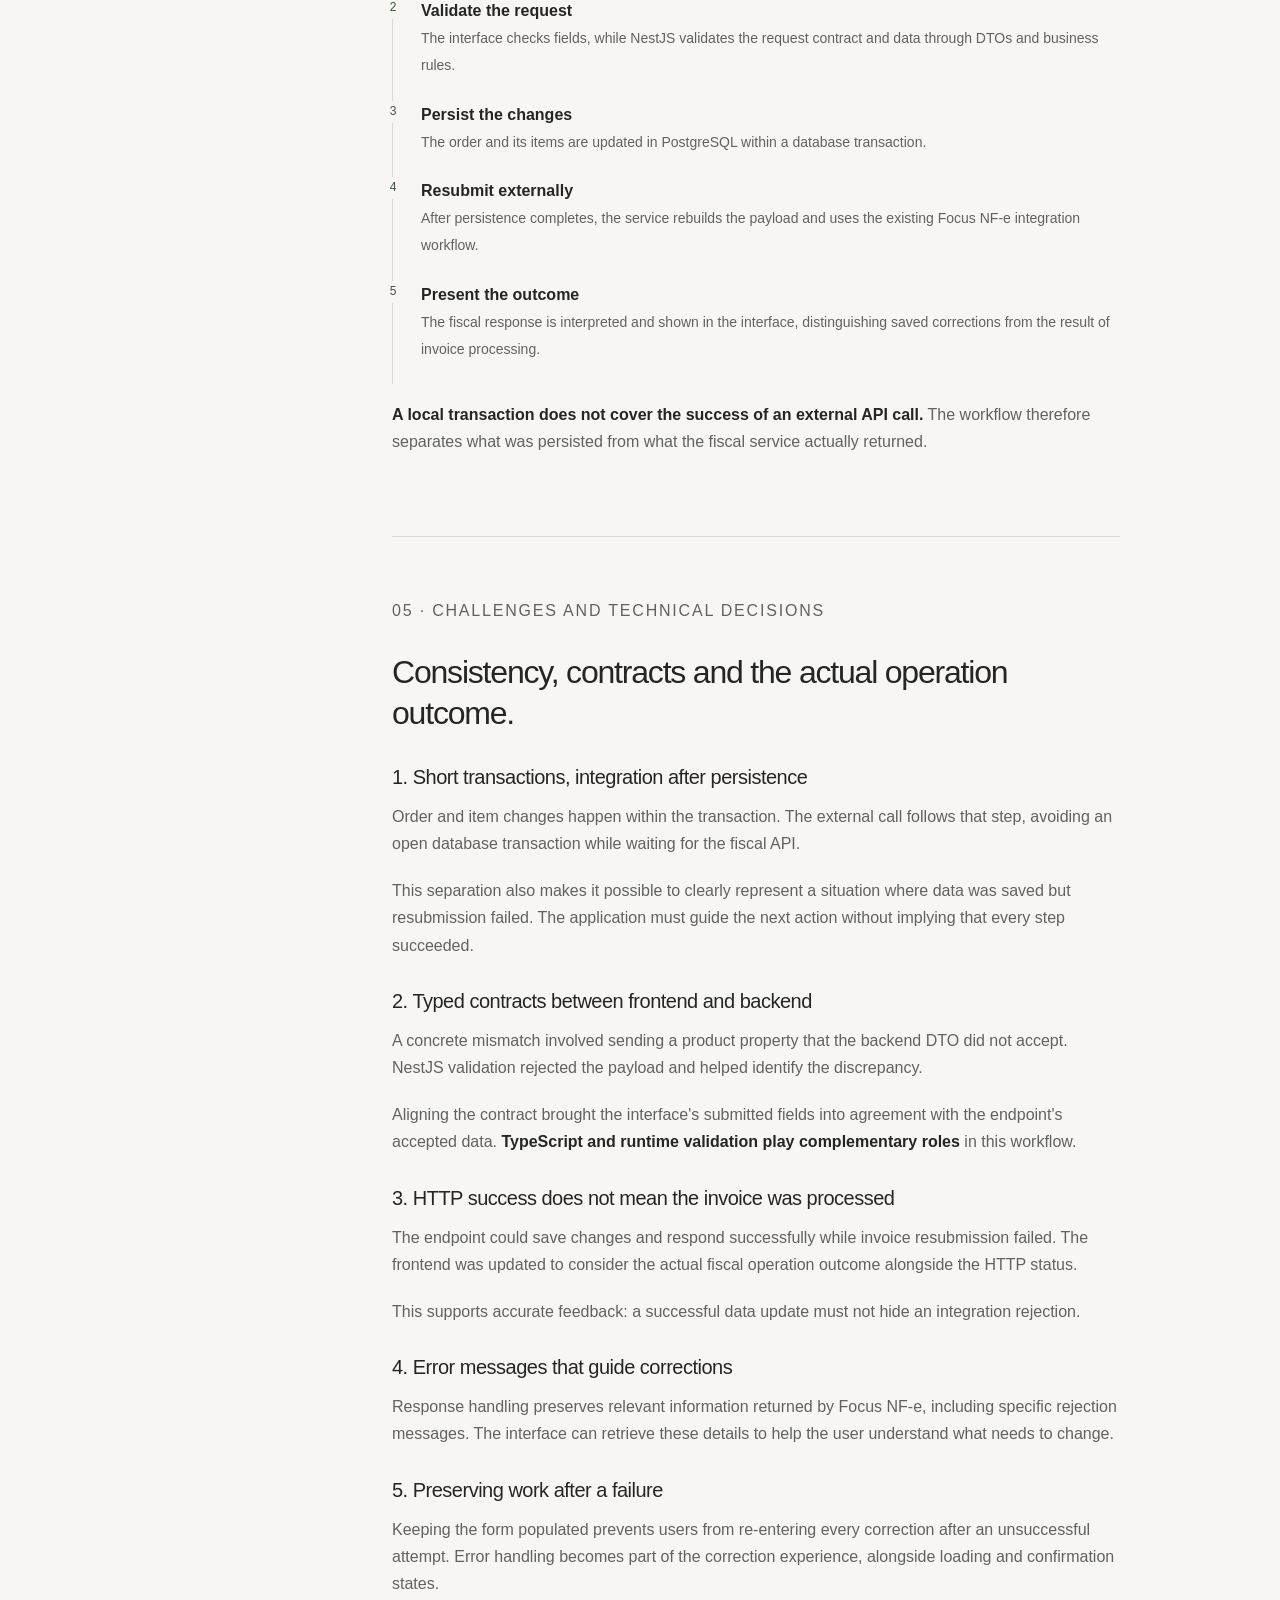
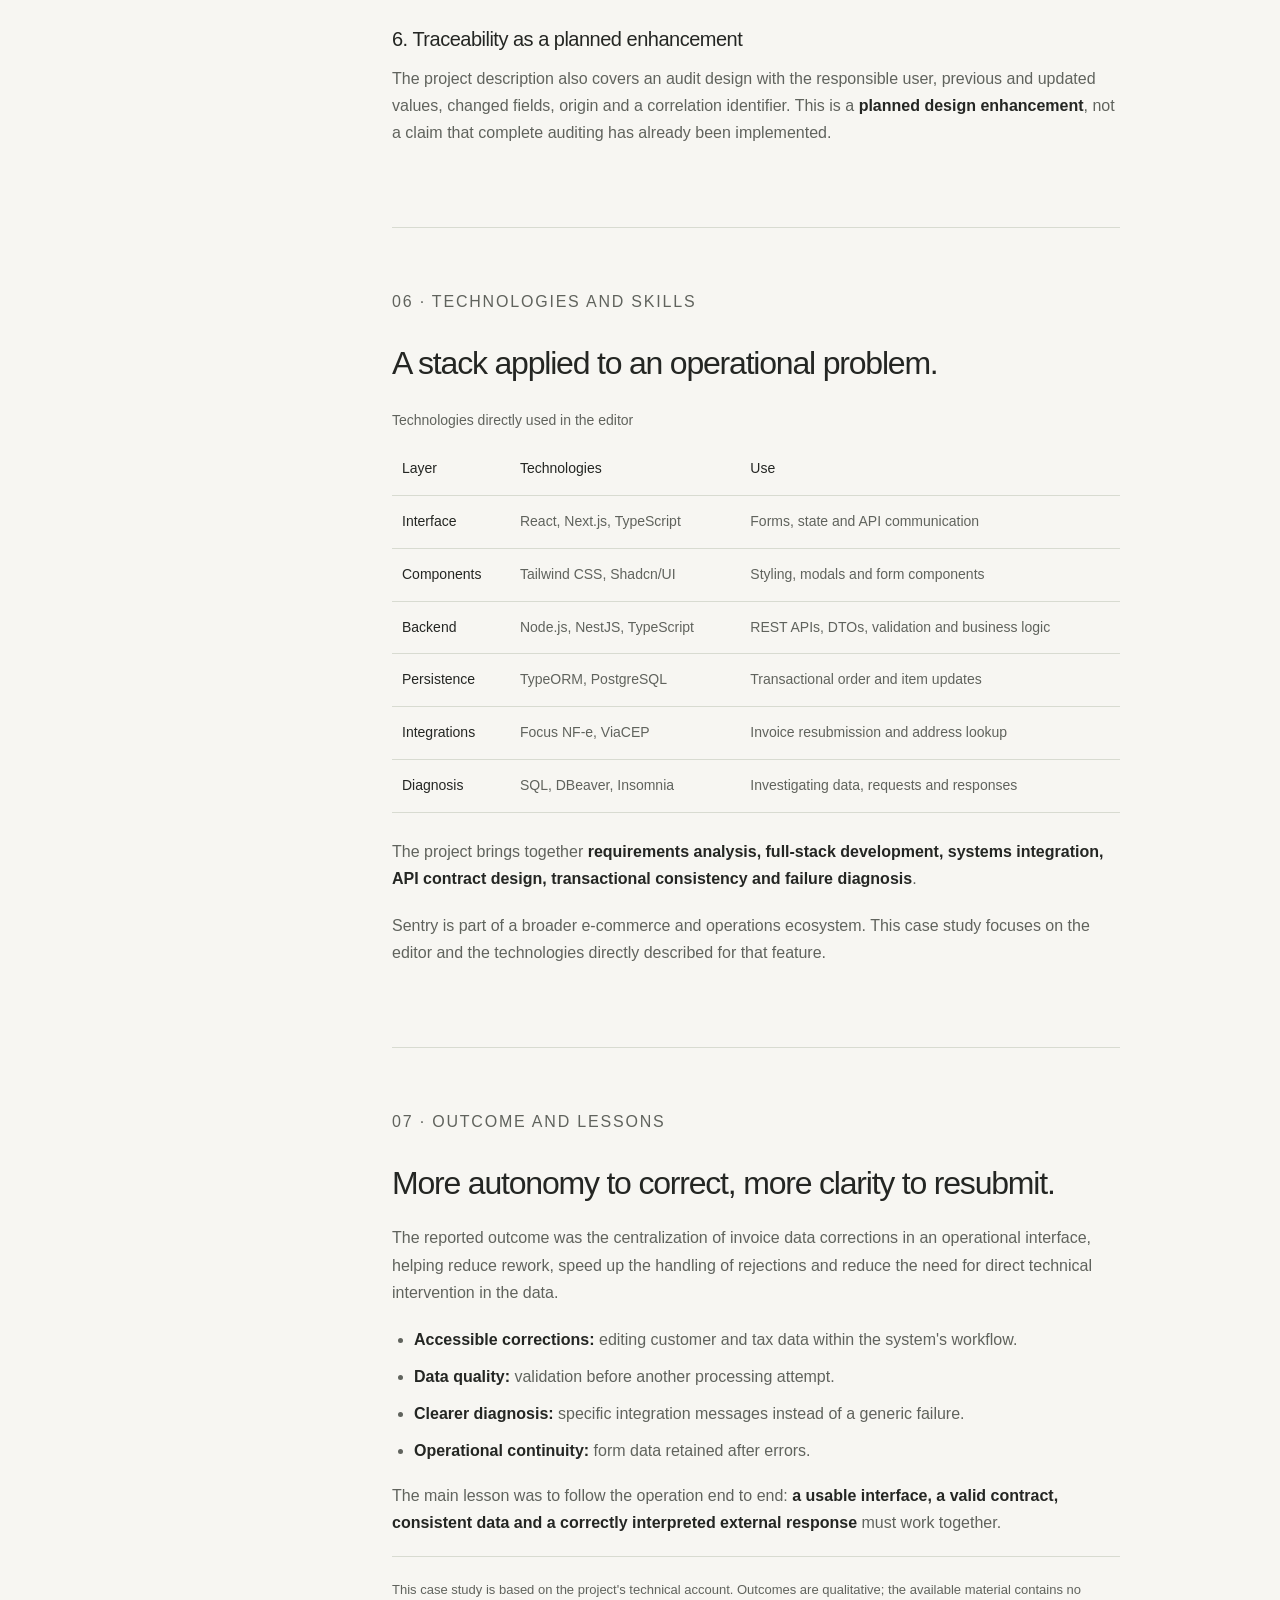
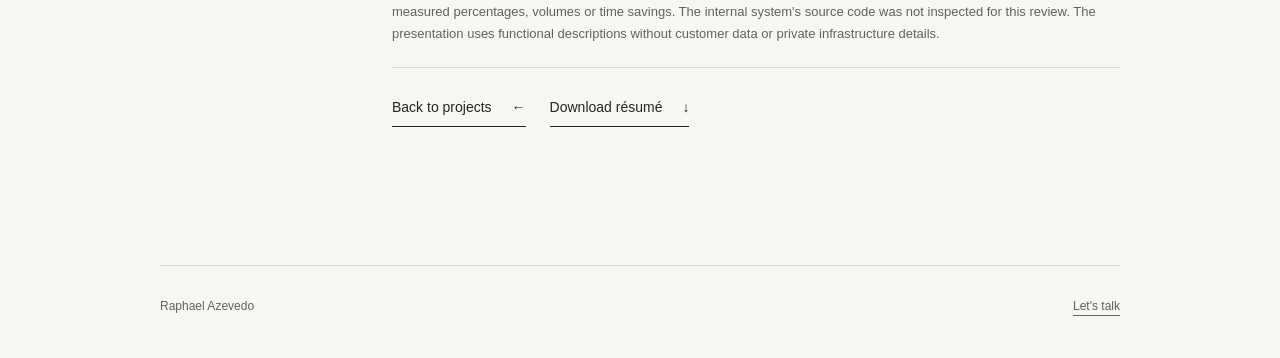
<file: editor-nfe-en.html>
<!doctype html>
<html lang="en">
<head>
  <meta charset="utf-8">
  <meta name="viewport" content="width=device-width,initial-scale=1">
  <meta name="theme-color" content="#f7f6f2">
  <meta name="description" content="Sentry's NF-e Editor: a professional case study by Raphael Azevedo. Full-stack development with React, Next.js, NestJS, PostgreSQL and fiscal integration.">
  <title>NF-e Editor — Case study by Raphael Azevedo</title>
  <link rel="stylesheet" href="styles.css">
  <link rel="alternate" hreflang="pt-BR" href="editor-nfe.html">
  <link rel="alternate" hreflang="en" href="editor-nfe-en.html">
</head>
<body>
  <a class="skip" href="#content">Skip to content</a>
  <div class="wrap">
    <header><a class="brand" href="index-en.html">Raphael Azevedo</a><div class="header-tools"><nav aria-label="Main navigation"><a href="index-en.html#projects">Projects</a><a href="index-en.html#contact">Contact</a></nav><nav class="language-switch" aria-label="Language"><a href="editor-nfe.html" lang="pt-BR" aria-label="Português">PT</a><span aria-hidden="true">/</span><a href="editor-nfe-en.html" lang="en" aria-current="page" aria-label="English">EN</a></nav></div></header>
    <main id="content">
      <section class="case-hero" aria-labelledby="title">
        <p class="eyebrow">Professional case study · Sentry</p>
        <h1 id="title">NF-e Editor<span style="color:var(--accent)">.</span></h1>
        <p class="case-subtitle">Correcting, validating and resubmitting Brazilian electronic invoices through an integrated operational workflow.</p>
        <p class="project-description">An internal tool that turns inconsistent order data into guided corrections, with consistent persistence and actionable feedback from the fiscal integration.</p>
        <dl class="case-meta"><div><dt>My role</dt><dd>Junior Full-stack Developer</dd></div><div><dt>Context</dt><dd>E-commerce, logistics and billing</dd></div><div><dt>Scope</dt><dd>Interface, API, data and integrations</dd></div></dl>
        <div class="tags" aria-label="Main technologies"><span>React</span><span>Next.js</span><span>TypeScript</span><span>NestJS</span><span>TypeORM</span><span>PostgreSQL</span></div>
      </section>
      <div class="case-layout">
        <nav class="case-nav" aria-label="Case study sections"><a href="#problem">01 · Problem</a><a href="#solution">02 · Solution</a><a href="#contribution">03 · My contribution</a><a href="#architecture">04 · Architecture</a><a href="#decisions">05 · Technical decisions</a><a href="#technologies">06 · Technologies</a><a href="#outcome">07 · Outcome</a></nav>
        <div class="case-body">
          <section class="section" id="problem" aria-labelledby="problem-title">
            <p class="eyebrow">01 · Context and problem</p><h2 id="problem-title">One incorrect field could interrupt billing.</h2>
            <p>Sentry is an internal order management system covering logistics, inventory, billing and invoice issuance. Order information passes through several stages and integrations before an NF-e, Brazil's electronic fiscal invoice, is processed.</p>
            <p>Incorrect customer details, incomplete addresses and invalid product tax data could cause invoice rejections. In some cases, finding and correcting the issue required technical or operational intervention, including manual data changes.</p>
            <p>The challenge was to provide a correction workflow within the system: <strong>identify the problematic information, guide the edit and allow another processing attempt with validated data</strong>.</p>
            <h3>An issue observed during development</h3><p>The fiscal integration rejected a request that lacked valid recipient identification. This showed that editable fields were only part of the solution: data validation and a clear explanation of the rejection were also needed before resubmission.</p>
          </section>
          <section class="section" id="solution" aria-labelledby="solution-title">
            <p class="eyebrow">02 · The solution</p><h2 id="solution-title">Centralized corrections, from the order to the fiscal response.</h2>
            <p>The NF-e Editor brings together order lookup, editing of invoice data and resubmission to Focus NF-e. The interface lets operations staff follow the workflow instead of relying on a generic failure message.</p>
            <h3>Recipient and address</h3><p>Editing of name or legal business name, identification, state tax registration, postal code, street, number, address complement, municipality and state. ViaCEP lookup helps populate address fields from the Brazilian postal code.</p>
            <h3>Product data</h3><p>Correction of EAN product identifiers and NCM tax classification codes on order items, using each item's identifier to update the corresponding information.</p>
            <h3>Validation and resubmission</h3><p>Required fields and invalid information are checked before submission. Once corrections are saved, the backend rebuilds the payload with the updated data and reuses the existing fiscal processing workflow.</p>
            <h3>Feedback and continuity</h3><p>Loading, success and error states make progress visible. If an attempt fails, the form retains the entered data so users can make further corrections and try again.</p>
          </section>
          <section class="section" id="contribution" aria-labelledby="contribution-title">
            <p class="eyebrow">03 · My contribution</p><h2 id="contribution-title">Working across the interface, business logic and integration.</h2>
            <p>I contributed to the feature's full-stack development, working on parts of the interface and backend responsible for editing, validating, persisting and resubmitting invoice data.</p>
            <ul><li><strong>Frontend:</strong> editor components and forms, interface state, typed data structures, endpoint consumption, validation and postal code lookup.</li><li><strong>Backend:</strong> endpoints, DTOs, business rules, recipient and item updates, persistence and coordination of invoice resubmission.</li><li><strong>Integrations:</strong> preparing data sent to Focus NF-e and interpreting responses to provide useful feedback to operations staff.</li><li><strong>Diagnosis:</strong> investigating rejections and inconsistencies involving payloads, API contracts, database records and interface behavior.</li></ul>
            <p>This required following issues across layers. A failure visible in the form could originate in the endpoint contract, persisted data or the response from the fiscal service.</p>
          </section>
          <section class="section" id="architecture" aria-labelledby="architecture-title">
            <p class="eyebrow">04 · Architecture and workflow</p><h2 id="architecture-title">Saving a correction and processing an invoice are separate steps.</h2>
            <ol class="technical-flow"><li><strong>Look up and edit</strong><span>React and Next.js load order data through the API and present the form. ViaCEP provides an auxiliary address lookup.</span></li><li><strong>Validate the request</strong><span>The interface checks fields, while NestJS validates the request contract and data through DTOs and business rules.</span></li><li><strong>Persist the changes</strong><span>The order and its items are updated in PostgreSQL within a database transaction.</span></li><li><strong>Resubmit externally</strong><span>After persistence completes, the service rebuilds the payload and uses the existing Focus NF-e integration workflow.</span></li><li><strong>Present the outcome</strong><span>The fiscal response is interpreted and shown in the interface, distinguishing saved corrections from the result of invoice processing.</span></li></ol>
            <p><strong>A local transaction does not cover the success of an external API call.</strong> The workflow therefore separates what was persisted from what the fiscal service actually returned.</p>
          </section>
          <section class="section" id="decisions" aria-labelledby="decisions-title">
            <p class="eyebrow">05 · Challenges and technical decisions</p><h2 id="decisions-title">Consistency, contracts and the actual operation outcome.</h2>
            <h3>1. Short transactions, integration after persistence</h3><p>Order and item changes happen within the transaction. The external call follows that step, avoiding an open database transaction while waiting for the fiscal API.</p><p>This separation also makes it possible to clearly represent a situation where data was saved but resubmission failed. The application must guide the next action without implying that every step succeeded.</p>
            <h3>2. Typed contracts between frontend and backend</h3><p>A concrete mismatch involved sending a product property that the backend DTO did not accept. NestJS validation rejected the payload and helped identify the discrepancy.</p><p>Aligning the contract brought the interface's submitted fields into agreement with the endpoint's accepted data. <strong>TypeScript and runtime validation play complementary roles</strong> in this workflow.</p>
            <h3>3. HTTP success does not mean the invoice was processed</h3><p>The endpoint could save changes and respond successfully while invoice resubmission failed. The frontend was updated to consider the actual fiscal operation outcome alongside the HTTP status.</p><p>This supports accurate feedback: a successful data update must not hide an integration rejection.</p>
            <h3>4. Error messages that guide corrections</h3><p>Response handling preserves relevant information returned by Focus NF-e, including specific rejection messages. The interface can retrieve these details to help the user understand what needs to change.</p>
            <h3>5. Preserving work after a failure</h3><p>Keeping the form populated prevents users from re-entering every correction after an unsuccessful attempt. Error handling becomes part of the correction experience, alongside loading and confirmation states.</p>
            <h3>6. Traceability as a planned enhancement</h3><p>The project description also covers an audit design with the responsible user, previous and updated values, changed fields, origin and a correlation identifier. This is a <strong>planned design enhancement</strong>, not a claim that complete auditing has already been implemented.</p>
          </section>
          <section class="section" id="technologies" aria-labelledby="technologies-title">
            <p class="eyebrow">06 · Technologies and skills</p><h2 id="technologies-title">A stack applied to an operational problem.</h2>
            <table class="case-table"><caption style="text-align:left;color:var(--muted);margin-bottom:10px">Technologies directly used in the editor</caption><thead><tr><th scope="col">Layer</th><th scope="col">Technologies</th><th scope="col">Use</th></tr></thead><tbody><tr><th scope="row">Interface</th><td>React, Next.js, TypeScript</td><td>Forms, state and API communication</td></tr><tr><th scope="row">Components</th><td>Tailwind CSS, Shadcn/UI</td><td>Styling, modals and form components</td></tr><tr><th scope="row">Backend</th><td>Node.js, NestJS, TypeScript</td><td>REST APIs, DTOs, validation and business logic</td></tr><tr><th scope="row">Persistence</th><td>TypeORM, PostgreSQL</td><td>Transactional order and item updates</td></tr><tr><th scope="row">Integrations</th><td>Focus NF-e, ViaCEP</td><td>Invoice resubmission and address lookup</td></tr><tr><th scope="row">Diagnosis</th><td>SQL, DBeaver, Insomnia</td><td>Investigating data, requests and responses</td></tr></tbody></table>
            <p>The project brings together <strong>requirements analysis, full-stack development, systems integration, API contract design, transactional consistency and failure diagnosis</strong>.</p>
            <p>Sentry is part of a broader e-commerce and operations ecosystem. This case study focuses on the editor and the technologies directly described for that feature.</p>
          </section>
          <section class="section" id="outcome" aria-labelledby="outcome-title">
            <p class="eyebrow">07 · Outcome and lessons</p><h2 id="outcome-title">More autonomy to correct, more clarity to resubmit.</h2>
            <p>The reported outcome was the centralization of invoice data corrections in an operational interface, helping reduce rework, speed up the handling of rejections and reduce the need for direct technical intervention in the data.</p>
            <ul><li><strong>Accessible corrections:</strong> editing customer and tax data within the system's workflow.</li><li><strong>Data quality:</strong> validation before another processing attempt.</li><li><strong>Clearer diagnosis:</strong> specific integration messages instead of a generic failure.</li><li><strong>Operational continuity:</strong> form data retained after errors.</li></ul>
            <p>The main lesson was to follow the operation end to end: <strong>a usable interface, a valid contract, consistent data and a correctly interpreted external response</strong> must work together.</p>
            <p class="case-note">This case study is based on the project's technical account. Outcomes are qualitative; the available material contains no measured percentages, volumes or time savings. The internal system's source code was not inspected for this review. The presentation uses functional descriptions without customer data or private infrastructure details.</p>
            <div class="case-actions"><a class="textlink" href="index-en.html#projects">Back to projects <span aria-hidden="true">←</span></a><a class="textlink" href="assets/raphael-azevedo-resume-en.pdf" download="Raphael-Azevedo-Resume-EN.pdf">Download résumé <span aria-hidden="true">↓</span></a></div>
          </section>
        </div>
      </div>
    </main>
    <footer class="foot case-footer"><span>Raphael Azevedo</span><a href="mailto:raphaelazevedoo32@gmail.com">Let's talk</a></footer>
  </div>
</body>
</html>
</file>
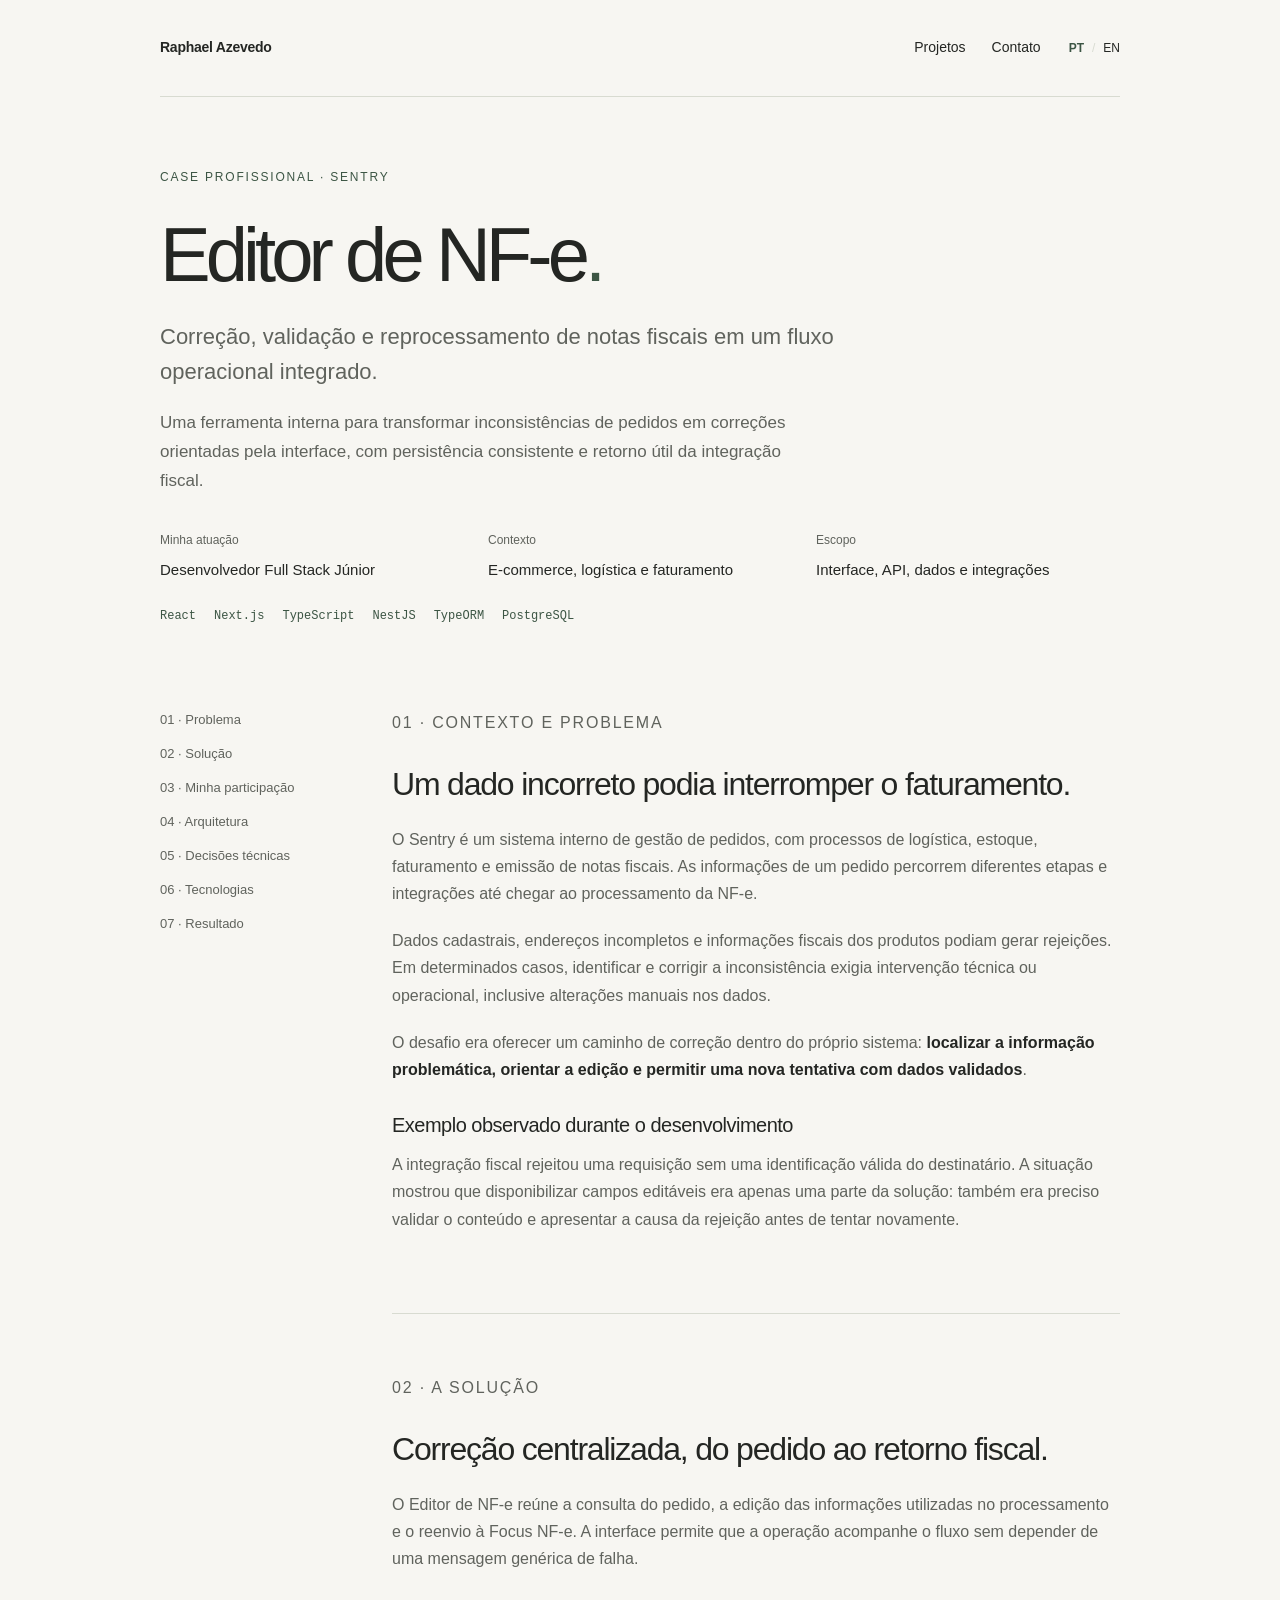
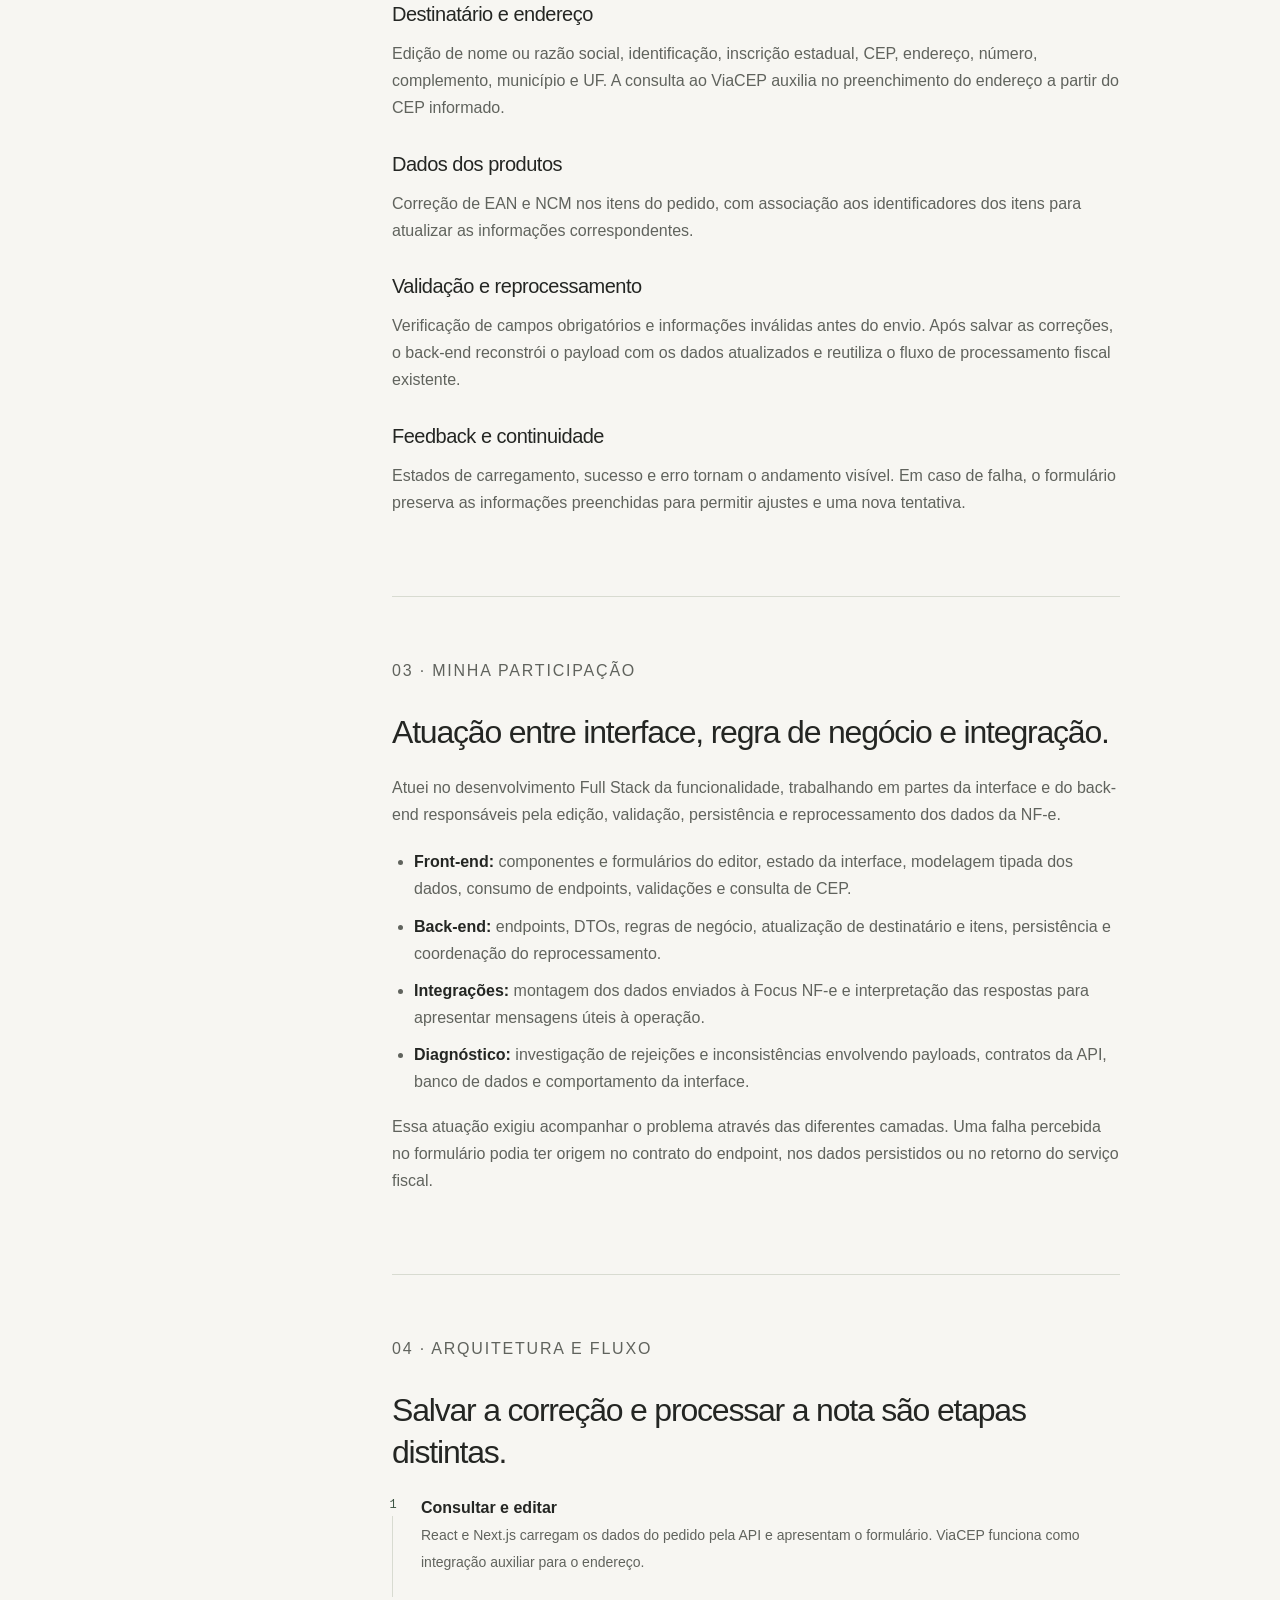
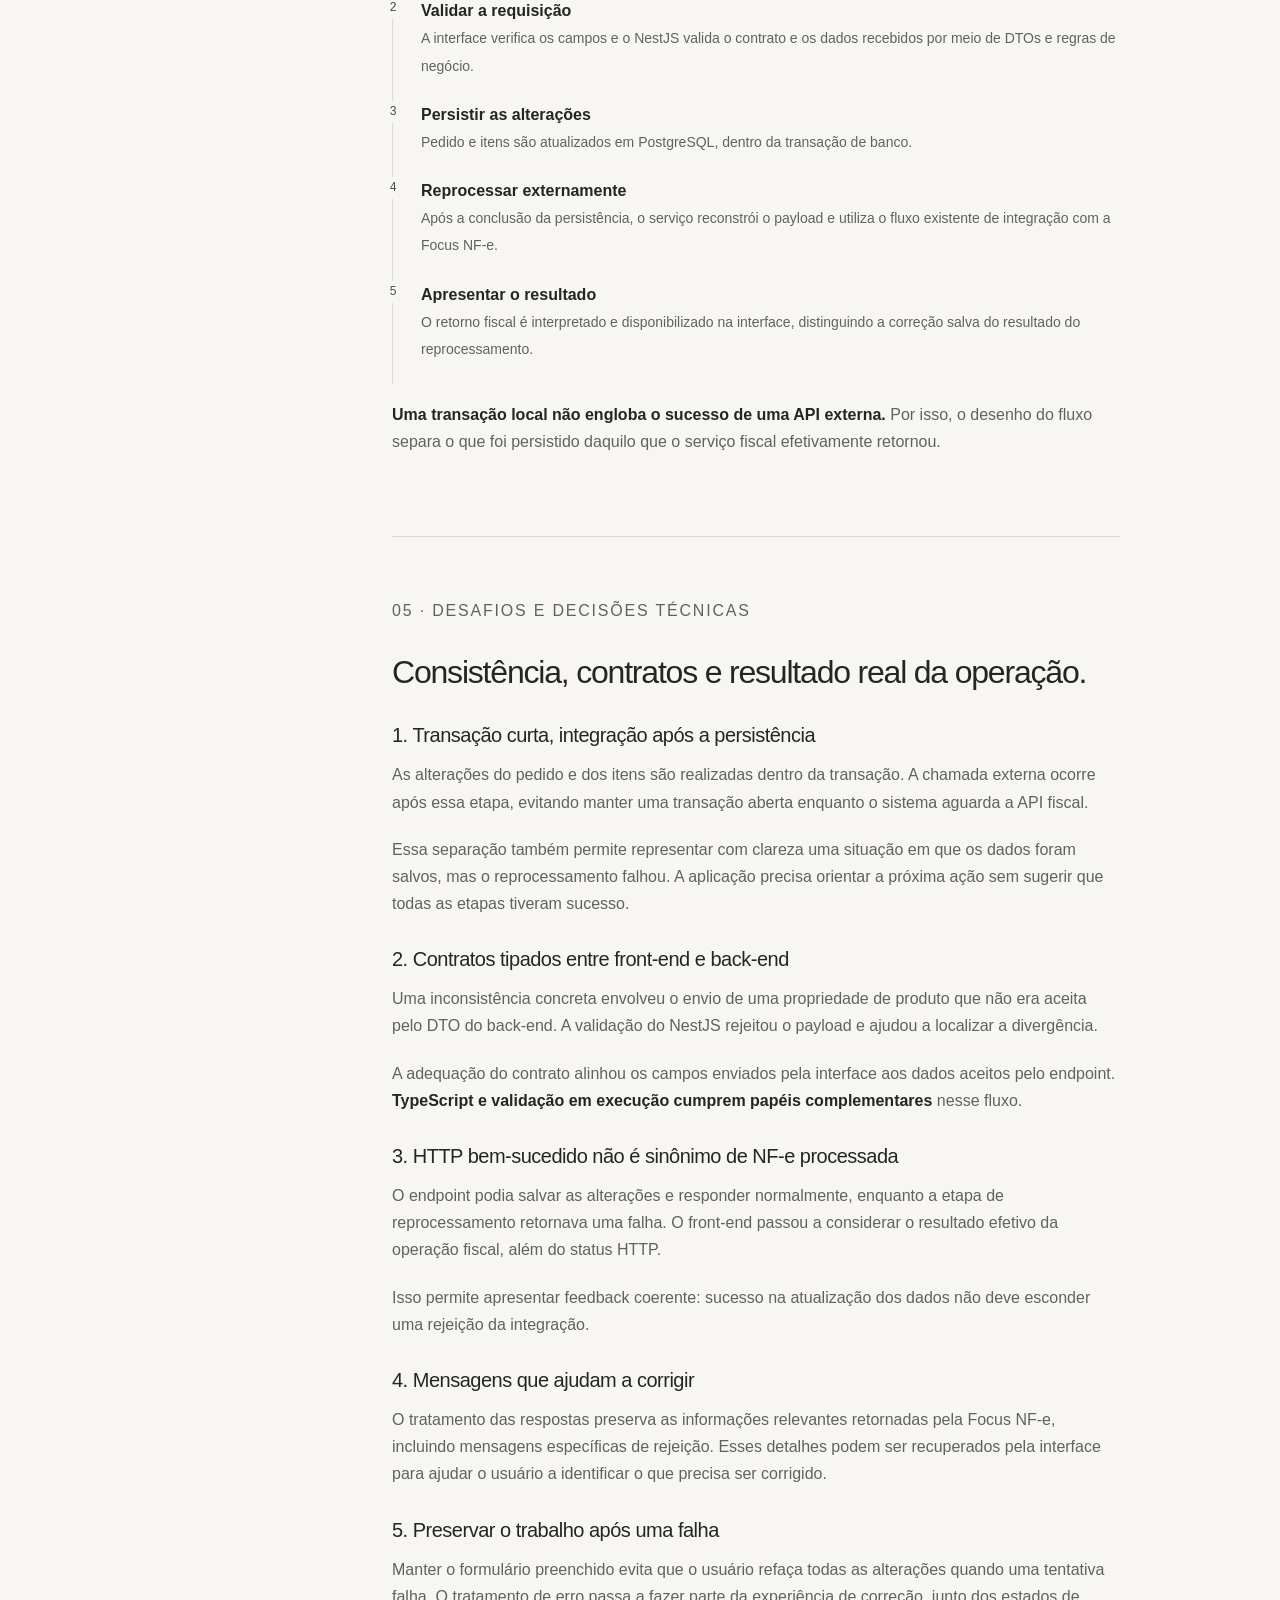
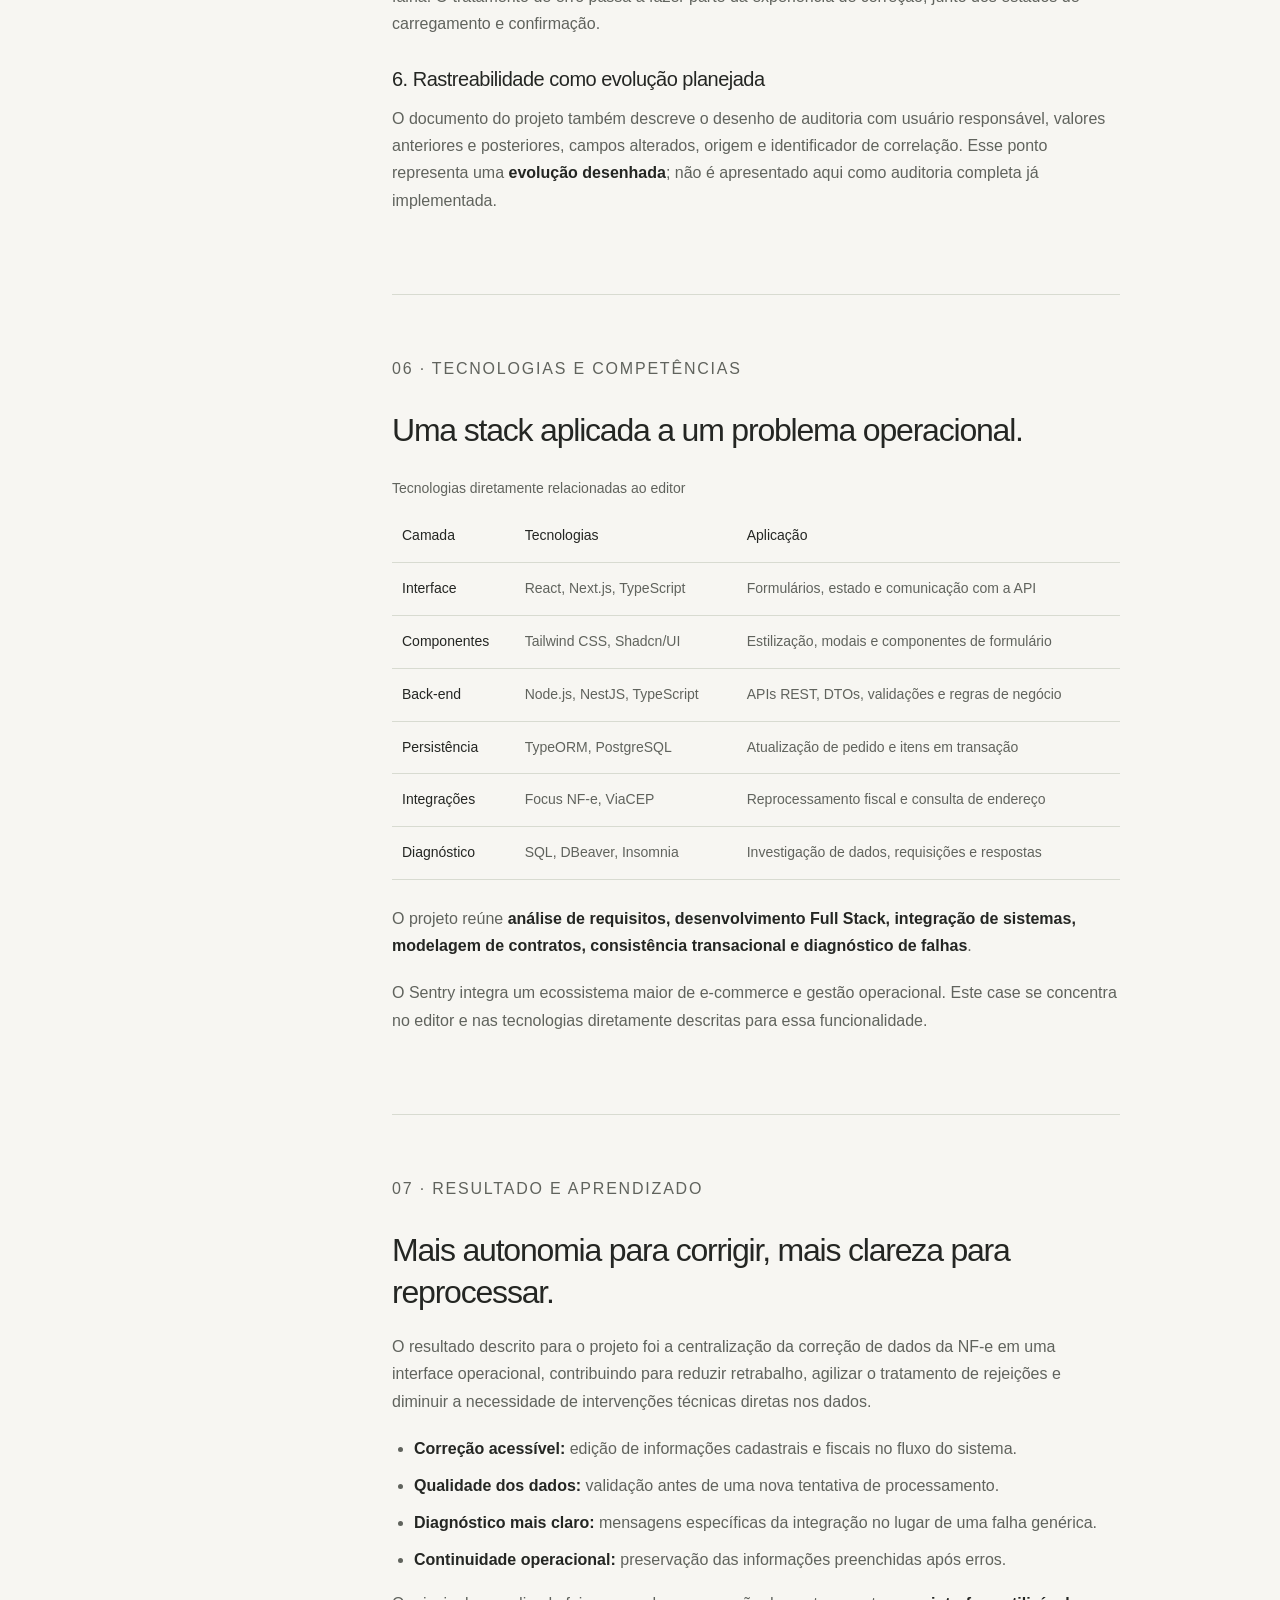
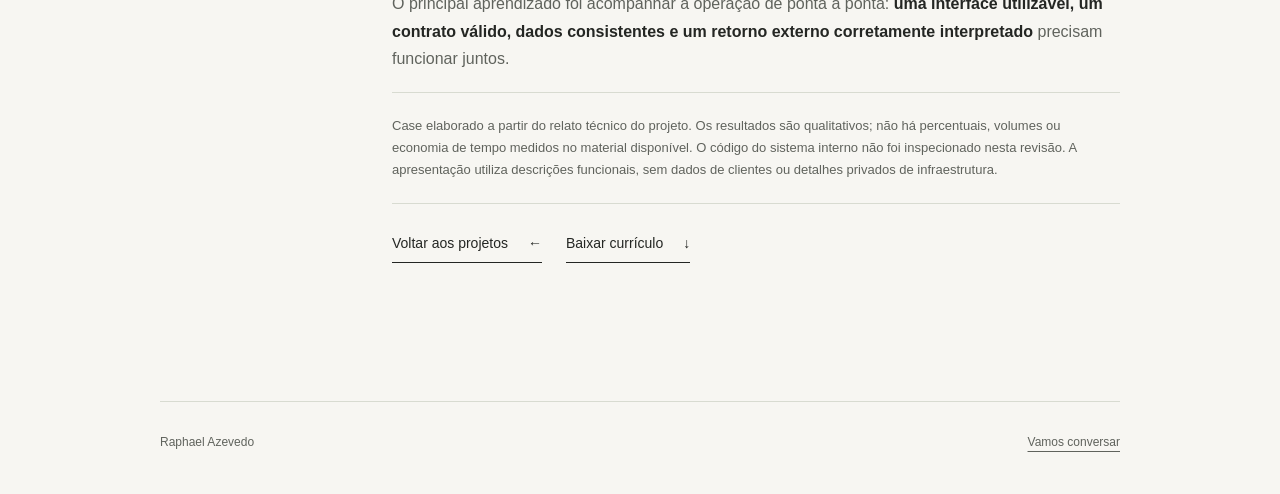
<file: editor-nfe.html>
<!doctype html>
<html lang="pt-BR">
<head>
  <meta charset="utf-8">
  <meta name="viewport" content="width=device-width,initial-scale=1">
  <meta name="theme-color" content="#f7f6f2">
  <meta name="description" content="Editor de NF-e do Sentry: case profissional de Raphael Azevedo. Desenvolvimento Full Stack com React, Next.js, NestJS, PostgreSQL e integração fiscal.">
  <title>Editor de NF-e — Case de Raphael Azevedo</title>
  <link rel="stylesheet" href="styles.css">
  <link rel="alternate" hreflang="en" href="editor-nfe-en.html">
  <link rel="alternate" hreflang="pt-BR" href="editor-nfe.html">
</head>
<body>
  <a class="skip" href="#conteudo">Pular para o conteúdo</a>
  <div class="wrap">
    <header><a class="brand" href="index.html">Raphael Azevedo</a><div class="header-tools"><nav aria-label="Navegação principal"><a href="index.html#projetos">Projetos</a><a href="index.html#contato">Contato</a></nav><nav class="language-switch" aria-label="Idioma"><a href="editor-nfe.html" lang="pt-BR" aria-current="page" aria-label="Português">PT</a><span aria-hidden="true">/</span><a href="editor-nfe-en.html" lang="en" aria-label="English">EN</a></nav></div></header>
    <main id="conteudo">
      <section class="case-hero" aria-labelledby="titulo">
        <p class="eyebrow">Case profissional · Sentry</p>
        <h1 id="titulo">Editor de NF-e<span style="color:var(--accent)">.</span></h1>
        <p class="case-subtitle">Correção, validação e reprocessamento de notas fiscais em um fluxo operacional integrado.</p>
        <p class="project-description">Uma ferramenta interna para transformar inconsistências de pedidos em correções orientadas pela interface, com persistência consistente e retorno útil da integração fiscal.</p>
        <dl class="case-meta"><div><dt>Minha atuação</dt><dd>Desenvolvedor Full Stack Júnior</dd></div><div><dt>Contexto</dt><dd>E-commerce, logística e faturamento</dd></div><div><dt>Escopo</dt><dd>Interface, API, dados e integrações</dd></div></dl>
        <div class="tags" aria-label="Tecnologias principais"><span>React</span><span>Next.js</span><span>TypeScript</span><span>NestJS</span><span>TypeORM</span><span>PostgreSQL</span></div>
      </section>
      <div class="case-layout">
        <nav class="case-nav" aria-label="Seções do case"><a href="#problema">01 · Problema</a><a href="#solucao">02 · Solução</a><a href="#participacao">03 · Minha participação</a><a href="#arquitetura">04 · Arquitetura</a><a href="#decisoes">05 · Decisões técnicas</a><a href="#tecnologias">06 · Tecnologias</a><a href="#resultado">07 · Resultado</a></nav>
        <div class="case-body">
          <section class="section" id="problema" aria-labelledby="problema-titulo">
            <p class="eyebrow">01 · Contexto e problema</p><h2 id="problema-titulo">Um dado incorreto podia interromper o faturamento.</h2>
            <p>O Sentry é um sistema interno de gestão de pedidos, com processos de logística, estoque, faturamento e emissão de notas fiscais. As informações de um pedido percorrem diferentes etapas e integrações até chegar ao processamento da NF-e.</p>
            <p>Dados cadastrais, endereços incompletos e informações fiscais dos produtos podiam gerar rejeições. Em determinados casos, identificar e corrigir a inconsistência exigia intervenção técnica ou operacional, inclusive alterações manuais nos dados.</p>
            <p>O desafio era oferecer um caminho de correção dentro do próprio sistema: <strong>localizar a informação problemática, orientar a edição e permitir uma nova tentativa com dados validados</strong>.</p>
            <h3>Exemplo observado durante o desenvolvimento</h3>
            <p>A integração fiscal rejeitou uma requisição sem uma identificação válida do destinatário. A situação mostrou que disponibilizar campos editáveis era apenas uma parte da solução: também era preciso validar o conteúdo e apresentar a causa da rejeição antes de tentar novamente.</p>
          </section>
          <section class="section" id="solucao" aria-labelledby="solucao-titulo">
            <p class="eyebrow">02 · A solução</p><h2 id="solucao-titulo">Correção centralizada, do pedido ao retorno fiscal.</h2>
            <p>O Editor de NF-e reúne a consulta do pedido, a edição das informações utilizadas no processamento e o reenvio à Focus NF-e. A interface permite que a operação acompanhe o fluxo sem depender de uma mensagem genérica de falha.</p>
            <h3>Destinatário e endereço</h3><p>Edição de nome ou razão social, identificação, inscrição estadual, CEP, endereço, número, complemento, município e UF. A consulta ao ViaCEP auxilia no preenchimento do endereço a partir do CEP informado.</p>
            <h3>Dados dos produtos</h3><p>Correção de EAN e NCM nos itens do pedido, com associação aos identificadores dos itens para atualizar as informações correspondentes.</p>
            <h3>Validação e reprocessamento</h3><p>Verificação de campos obrigatórios e informações inválidas antes do envio. Após salvar as correções, o back-end reconstrói o payload com os dados atualizados e reutiliza o fluxo de processamento fiscal existente.</p>
            <h3>Feedback e continuidade</h3><p>Estados de carregamento, sucesso e erro tornam o andamento visível. Em caso de falha, o formulário preserva as informações preenchidas para permitir ajustes e uma nova tentativa.</p>
          </section>
          <section class="section" id="participacao" aria-labelledby="participacao-titulo">
            <p class="eyebrow">03 · Minha participação</p><h2 id="participacao-titulo">Atuação entre interface, regra de negócio e integração.</h2>
            <p>Atuei no desenvolvimento Full Stack da funcionalidade, trabalhando em partes da interface e do back-end responsáveis pela edição, validação, persistência e reprocessamento dos dados da NF-e.</p>
            <ul><li><strong>Front-end:</strong> componentes e formulários do editor, estado da interface, modelagem tipada dos dados, consumo de endpoints, validações e consulta de CEP.</li><li><strong>Back-end:</strong> endpoints, DTOs, regras de negócio, atualização de destinatário e itens, persistência e coordenação do reprocessamento.</li><li><strong>Integrações:</strong> montagem dos dados enviados à Focus NF-e e interpretação das respostas para apresentar mensagens úteis à operação.</li><li><strong>Diagnóstico:</strong> investigação de rejeições e inconsistências envolvendo payloads, contratos da API, banco de dados e comportamento da interface.</li></ul>
            <p>Essa atuação exigiu acompanhar o problema através das diferentes camadas. Uma falha percebida no formulário podia ter origem no contrato do endpoint, nos dados persistidos ou no retorno do serviço fiscal.</p>
          </section>
          <section class="section" id="arquitetura" aria-labelledby="arquitetura-titulo">
            <p class="eyebrow">04 · Arquitetura e fluxo</p><h2 id="arquitetura-titulo">Salvar a correção e processar a nota são etapas distintas.</h2>
            <ol class="technical-flow"><li><strong>Consultar e editar</strong><span>React e Next.js carregam os dados do pedido pela API e apresentam o formulário. ViaCEP funciona como integração auxiliar para o endereço.</span></li><li><strong>Validar a requisição</strong><span>A interface verifica os campos e o NestJS valida o contrato e os dados recebidos por meio de DTOs e regras de negócio.</span></li><li><strong>Persistir as alterações</strong><span>Pedido e itens são atualizados em PostgreSQL, dentro da transação de banco.</span></li><li><strong>Reprocessar externamente</strong><span>Após a conclusão da persistência, o serviço reconstrói o payload e utiliza o fluxo existente de integração com a Focus NF-e.</span></li><li><strong>Apresentar o resultado</strong><span>O retorno fiscal é interpretado e disponibilizado na interface, distinguindo a correção salva do resultado do reprocessamento.</span></li></ol>
            <p><strong>Uma transação local não engloba o sucesso de uma API externa.</strong> Por isso, o desenho do fluxo separa o que foi persistido daquilo que o serviço fiscal efetivamente retornou.</p>
          </section>
          <section class="section" id="decisoes" aria-labelledby="decisoes-titulo">
            <p class="eyebrow">05 · Desafios e decisões técnicas</p><h2 id="decisoes-titulo">Consistência, contratos e resultado real da operação.</h2>
            <h3>1. Transação curta, integração após a persistência</h3><p>As alterações do pedido e dos itens são realizadas dentro da transação. A chamada externa ocorre após essa etapa, evitando manter uma transação aberta enquanto o sistema aguarda a API fiscal.</p><p>Essa separação também permite representar com clareza uma situação em que os dados foram salvos, mas o reprocessamento falhou. A aplicação precisa orientar a próxima ação sem sugerir que todas as etapas tiveram sucesso.</p>
            <h3>2. Contratos tipados entre front-end e back-end</h3><p>Uma inconsistência concreta envolveu o envio de uma propriedade de produto que não era aceita pelo DTO do back-end. A validação do NestJS rejeitou o payload e ajudou a localizar a divergência.</p><p>A adequação do contrato alinhou os campos enviados pela interface aos dados aceitos pelo endpoint. <strong>TypeScript e validação em execução cumprem papéis complementares</strong> nesse fluxo.</p>
            <h3>3. HTTP bem-sucedido não é sinônimo de NF-e processada</h3><p>O endpoint podia salvar as alterações e responder normalmente, enquanto a etapa de reprocessamento retornava uma falha. O front-end passou a considerar o resultado efetivo da operação fiscal, além do status HTTP.</p><p>Isso permite apresentar feedback coerente: sucesso na atualização dos dados não deve esconder uma rejeição da integração.</p>
            <h3>4. Mensagens que ajudam a corrigir</h3><p>O tratamento das respostas preserva as informações relevantes retornadas pela Focus NF-e, incluindo mensagens específicas de rejeição. Esses detalhes podem ser recuperados pela interface para ajudar o usuário a identificar o que precisa ser corrigido.</p>
            <h3>5. Preservar o trabalho após uma falha</h3><p>Manter o formulário preenchido evita que o usuário refaça todas as alterações quando uma tentativa falha. O tratamento de erro passa a fazer parte da experiência de correção, junto dos estados de carregamento e confirmação.</p>
            <h3>6. Rastreabilidade como evolução planejada</h3><p>O documento do projeto também descreve o desenho de auditoria com usuário responsável, valores anteriores e posteriores, campos alterados, origem e identificador de correlação. Esse ponto representa uma <strong>evolução desenhada</strong>; não é apresentado aqui como auditoria completa já implementada.</p>
          </section>
          <section class="section" id="tecnologias" aria-labelledby="tecnologias-titulo">
            <p class="eyebrow">06 · Tecnologias e competências</p><h2 id="tecnologias-titulo">Uma stack aplicada a um problema operacional.</h2>
            <table class="case-table"><caption style="text-align:left;color:var(--muted);margin-bottom:10px">Tecnologias diretamente relacionadas ao editor</caption><thead><tr><th scope="col">Camada</th><th scope="col">Tecnologias</th><th scope="col">Aplicação</th></tr></thead><tbody><tr><th scope="row">Interface</th><td>React, Next.js, TypeScript</td><td>Formulários, estado e comunicação com a API</td></tr><tr><th scope="row">Componentes</th><td>Tailwind CSS, Shadcn/UI</td><td>Estilização, modais e componentes de formulário</td></tr><tr><th scope="row">Back-end</th><td>Node.js, NestJS, TypeScript</td><td>APIs REST, DTOs, validações e regras de negócio</td></tr><tr><th scope="row">Persistência</th><td>TypeORM, PostgreSQL</td><td>Atualização de pedido e itens em transação</td></tr><tr><th scope="row">Integrações</th><td>Focus NF-e, ViaCEP</td><td>Reprocessamento fiscal e consulta de endereço</td></tr><tr><th scope="row">Diagnóstico</th><td>SQL, DBeaver, Insomnia</td><td>Investigação de dados, requisições e respostas</td></tr></tbody></table>
            <p>O projeto reúne <strong>análise de requisitos, desenvolvimento Full Stack, integração de sistemas, modelagem de contratos, consistência transacional e diagnóstico de falhas</strong>.</p>
            <p>O Sentry integra um ecossistema maior de e-commerce e gestão operacional. Este case se concentra no editor e nas tecnologias diretamente descritas para essa funcionalidade.</p>
          </section>
          <section class="section" id="resultado" aria-labelledby="resultado-titulo">
            <p class="eyebrow">07 · Resultado e aprendizado</p><h2 id="resultado-titulo">Mais autonomia para corrigir, mais clareza para reprocessar.</h2>
            <p>O resultado descrito para o projeto foi a centralização da correção de dados da NF-e em uma interface operacional, contribuindo para reduzir retrabalho, agilizar o tratamento de rejeições e diminuir a necessidade de intervenções técnicas diretas nos dados.</p>
            <ul><li><strong>Correção acessível:</strong> edição de informações cadastrais e fiscais no fluxo do sistema.</li><li><strong>Qualidade dos dados:</strong> validação antes de uma nova tentativa de processamento.</li><li><strong>Diagnóstico mais claro:</strong> mensagens específicas da integração no lugar de uma falha genérica.</li><li><strong>Continuidade operacional:</strong> preservação das informações preenchidas após erros.</li></ul>
            <p>O principal aprendizado foi acompanhar a operação de ponta a ponta: <strong>uma interface utilizável, um contrato válido, dados consistentes e um retorno externo corretamente interpretado</strong> precisam funcionar juntos.</p>
            <p class="case-note">Case elaborado a partir do relato técnico do projeto. Os resultados são qualitativos; não há percentuais, volumes ou economia de tempo medidos no material disponível. O código do sistema interno não foi inspecionado nesta revisão. A apresentação utiliza descrições funcionais, sem dados de clientes ou detalhes privados de infraestrutura.</p>
            <div class="case-actions"><a class="textlink" href="index.html#projetos">Voltar aos projetos <span aria-hidden="true">←</span></a><a class="textlink" href="assets/raphael-azevedo-curriculo.pdf" download="Raphael-Azevedo-Curriculo.pdf">Baixar currículo <span aria-hidden="true">↓</span></a></div>
          </section>
        </div>
      </div>
    </main>
    <footer class="foot case-footer"><span>Raphael Azevedo</span><a href="mailto:raphaelazevedoo32@gmail.com">Vamos conversar</a></footer>
  </div>
</body>
</html>
</file>
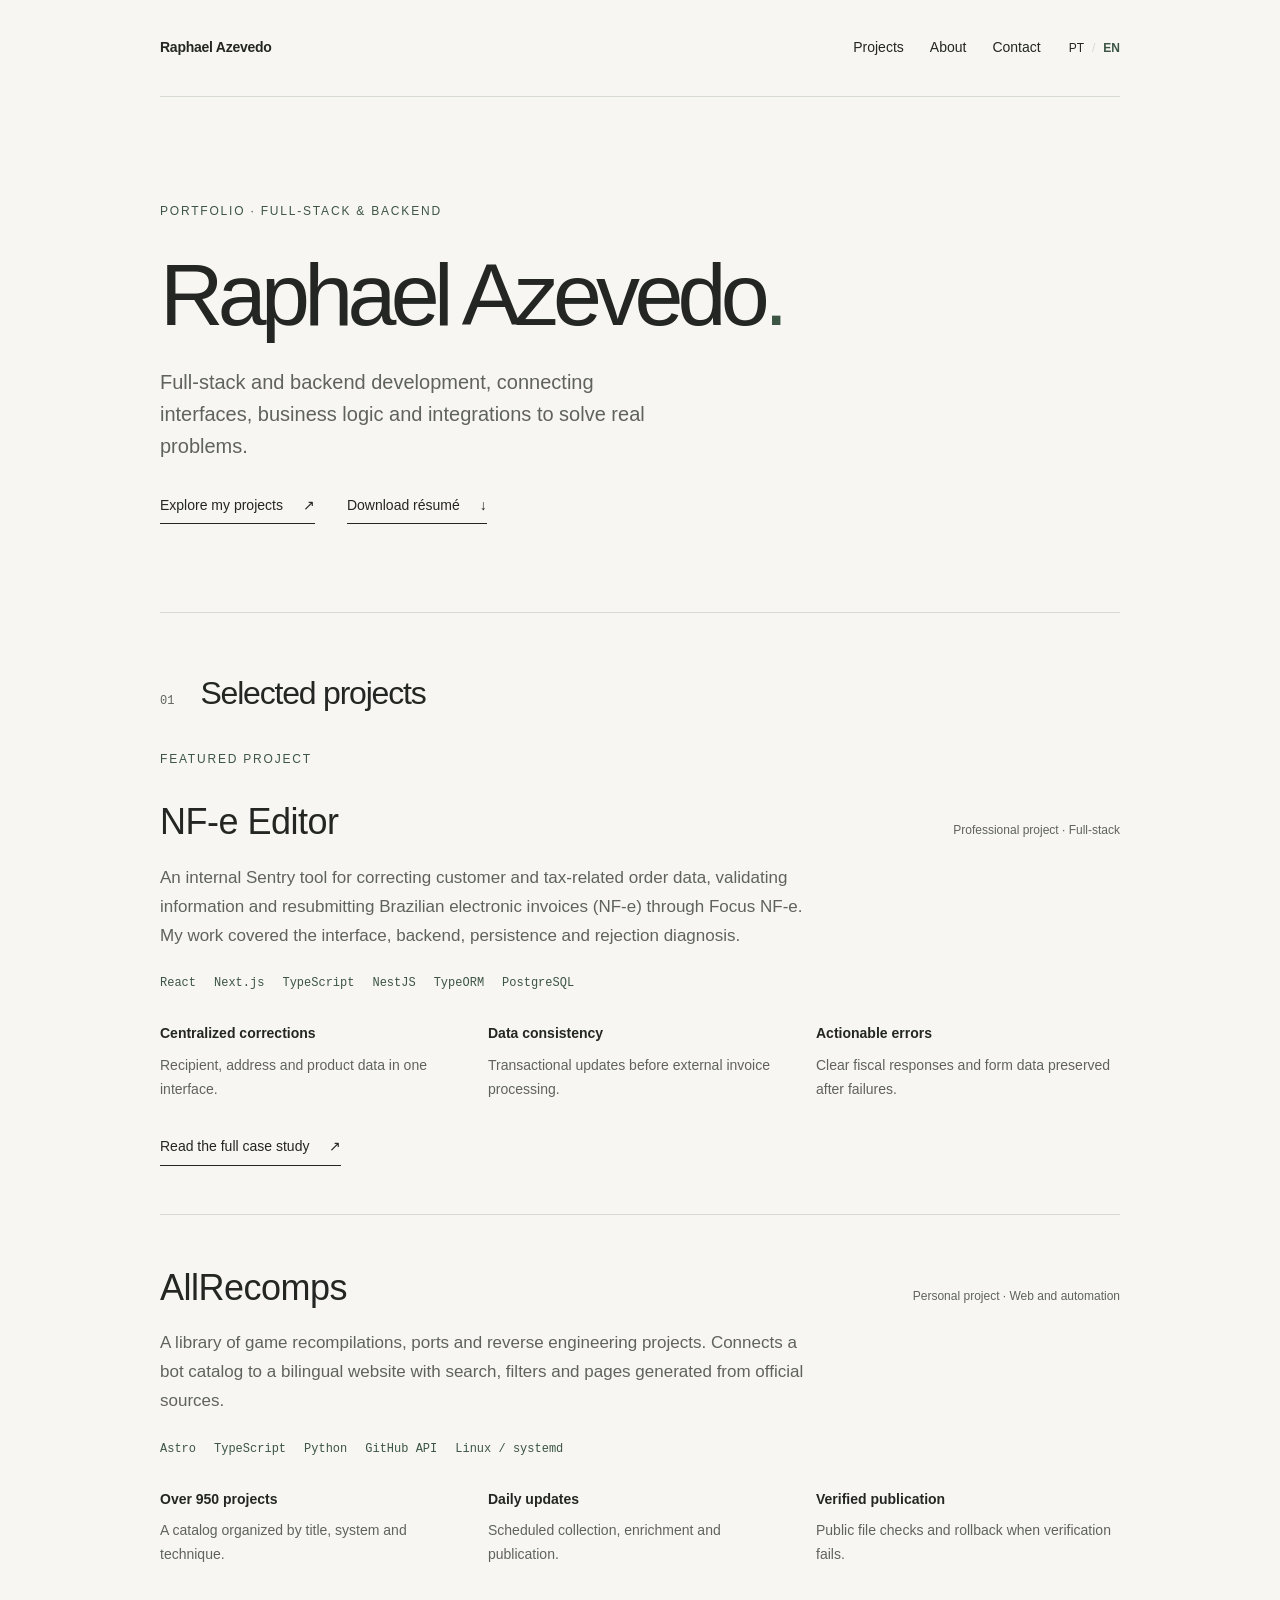
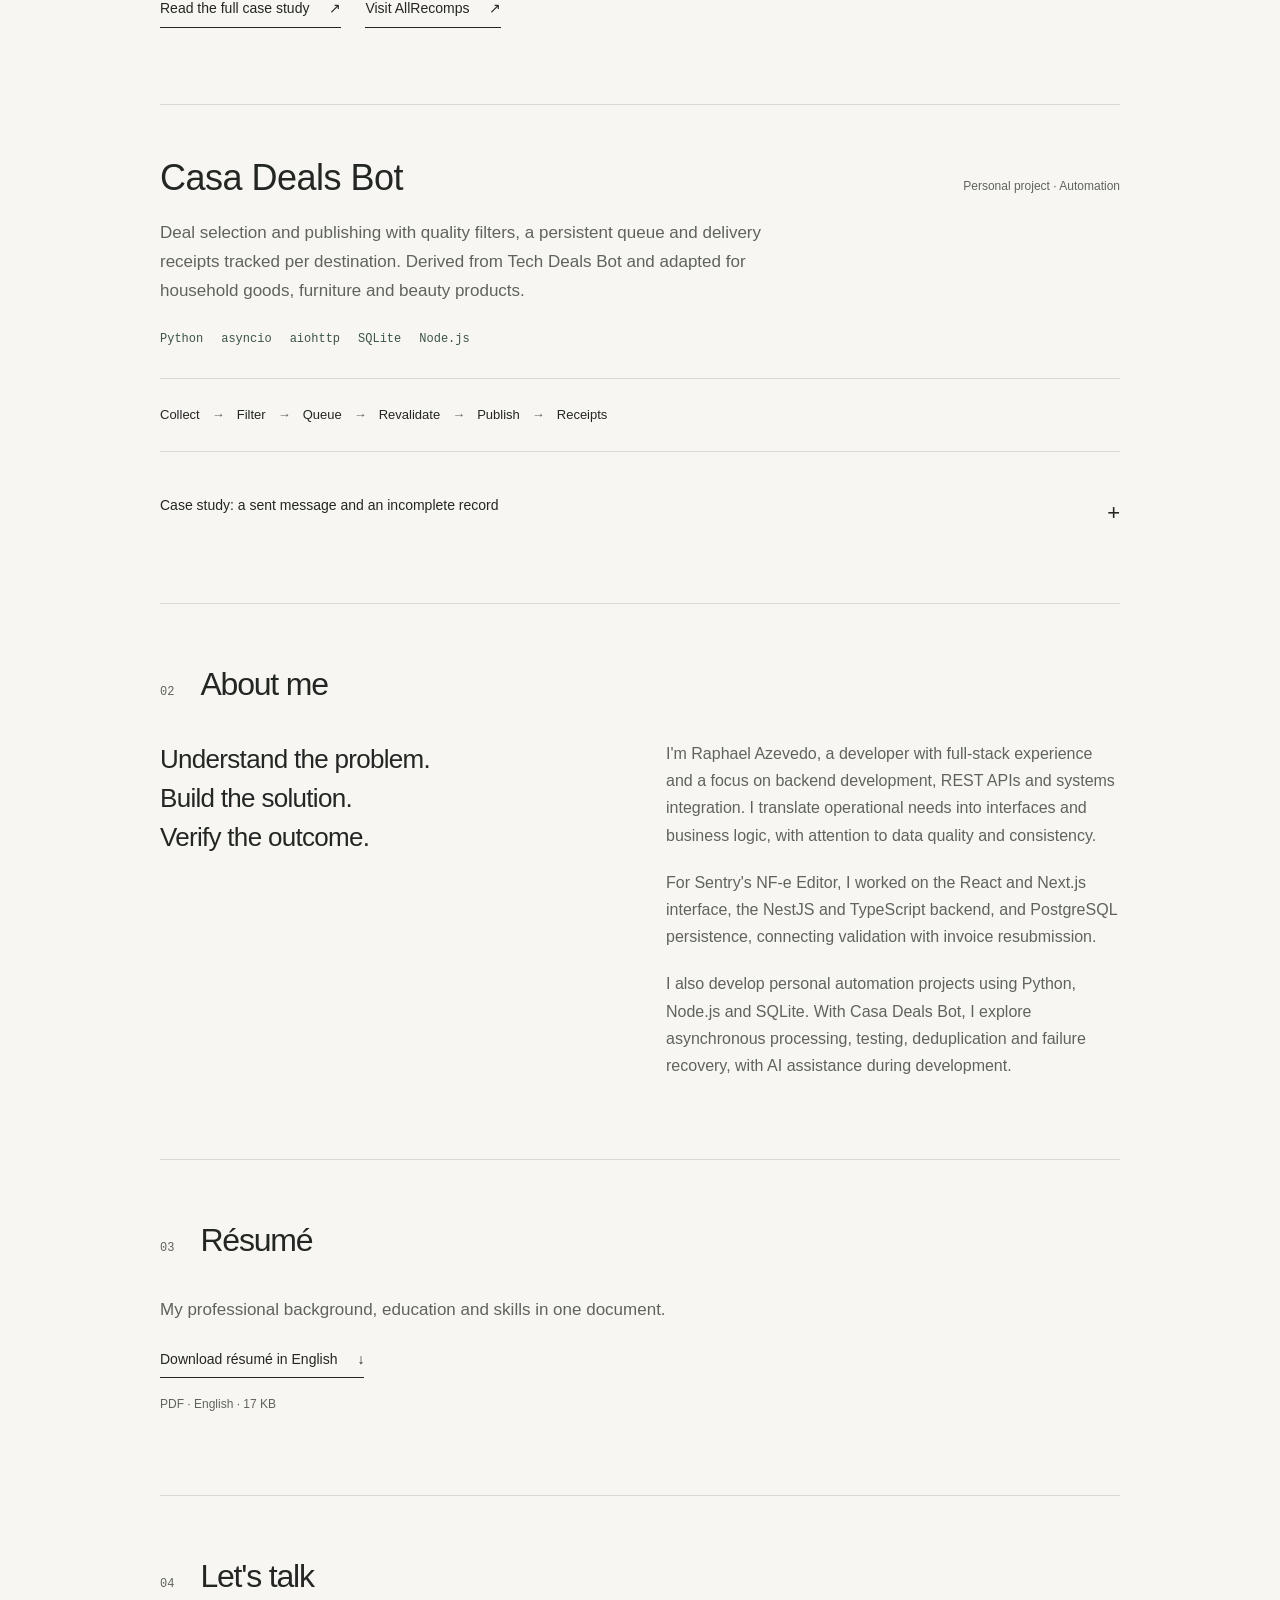
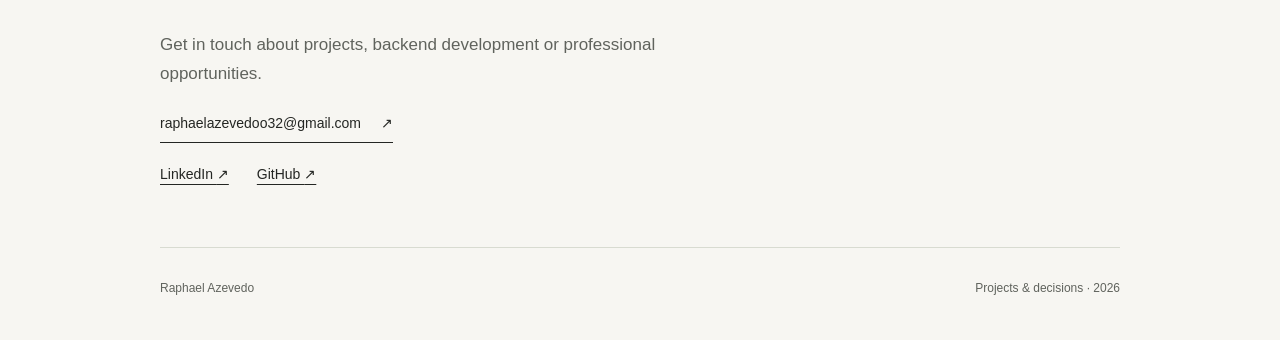
<file: index-en.html>
<!doctype html>
<html lang="en">
<head>
  <meta charset="utf-8">
  <meta name="viewport" content="width=device-width,initial-scale=1">
  <meta name="description" content="Raphael Azevedo. Full-stack development, backend and automation. Explore the NF-e Editor: React, Next.js, TypeScript, NestJS and PostgreSQL.">
  <meta name="theme-color" content="#f7f6f2">
  <title>Raphael Azevedo — Full-stack & backend</title>
  <link rel="stylesheet" href="styles.css">
  <link rel="alternate" hreflang="pt-BR" href="index.html">
  <link rel="alternate" hreflang="en" href="index-en.html">
</head>
<body>
  <a class="skip" href="#content">Skip to content</a>
  <div class="wrap">
    <header><a class="brand" href="#home">Raphael Azevedo</a><div class="header-tools"><nav aria-label="Main navigation"><a href="#projects">Projects</a><a href="#about">About</a><a href="#contact">Contact</a></nav><nav class="language-switch" aria-label="Language"><a href="index.html" lang="pt-BR" aria-label="Português">PT</a><span aria-hidden="true">/</span><a href="index-en.html" lang="en" aria-current="page" aria-label="English">EN</a></nav></div></header>
    <main id="content">
      <section class="hero" id="home" aria-labelledby="title">
        <p class="eyebrow">Portfolio · Full-stack & backend</p>
        <h1 id="title">Raphael Azevedo<span style="color:var(--accent)">.</span></h1>
        <p class="intro">Full-stack and backend development, connecting interfaces, business logic and integrations to solve real problems.</p>
        <div style="display:flex;flex-wrap:wrap;gap:20px 32px"><a class="textlink" href="#projects">Explore my projects <span aria-hidden="true">↗</span></a><a class="textlink" href="assets/raphael-azevedo-resume-en.pdf" download="Raphael-Azevedo-Resume-EN.pdf">Download résumé <span aria-hidden="true">↓</span></a></div>
      </section>
      <section class="section" id="projects" aria-labelledby="projects-title">
        <div class="section-title"><span class="number" aria-hidden="true">01</span><h2 id="projects-title">Selected projects</h2></div>
        <article aria-labelledby="nfe-title" class="featured-project">
          <p class="eyebrow">Featured project</p>
          <div class="project-head"><h3 id="nfe-title">NF-e Editor</h3><span class="label">Professional project · Full-stack</span></div>
          <p class="project-description">An internal Sentry tool for correcting customer and tax-related order data, validating information and resubmitting Brazilian electronic invoices (NF-e) through Focus NF-e. My work covered the interface, backend, persistence and rejection diagnosis.</p>
          <div class="tags" aria-label="NF-e Editor technologies"><span>React</span><span>Next.js</span><span>TypeScript</span><span>NestJS</span><span>TypeORM</span><span>PostgreSQL</span></div>
          <div class="project-highlights"><p><strong>Centralized corrections</strong><span>Recipient, address and product data in one interface.</span></p><p><strong>Data consistency</strong><span>Transactional updates before external invoice processing.</span></p><p><strong>Actionable errors</strong><span>Clear fiscal responses and form data preserved after failures.</span></p></div>
          <a class="textlink" href="editor-nfe-en.html">Read the full case study <span aria-hidden="true">↗</span></a>
        </article>
<article class="allrecomps-project" aria-labelledby="allrecomps-title"><div class="project-head"><h3 id="allrecomps-title">AllRecomps</h3><span class="label">Personal project · Web and automation</span></div><p class="project-description">A library of game recompilations, ports and reverse engineering projects. Connects a bot catalog to a bilingual website with search, filters and pages generated from official sources.</p><div class="tags" aria-label="AllRecomps stack"><span>Astro</span><span>TypeScript</span><span>Python</span><span>GitHub API</span><span>Linux / systemd</span></div><div class="project-highlights"><p><strong>Over 950 projects</strong><span>A catalog organized by title, system and technique.</span></p><p><strong>Daily updates</strong><span>Scheduled collection, enrichment and publication.</span></p><p><strong>Verified publication</strong><span>Public file checks and rollback when verification fails.</span></p></div><div class="case-actions"><a class="textlink" href="allrecomps-en.html">Read the full case study <span aria-hidden="true">↗</span></a><a class="textlink" href="https://allrecomps.com/" target="_blank" rel="noopener noreferrer">Visit AllRecomps <span aria-hidden="true">↗</span></a></div></article>
        <article>
          <div class="project-head"><h3>Casa Deals Bot</h3><span class="label">Personal project · Automation</span></div>
          <p class="project-description">Deal selection and publishing with quality filters, a persistent queue and delivery receipts tracked per destination. Derived from Tech Deals Bot and adapted for household goods, furniture and beauty products.</p>
          <div class="tags" aria-label="Project technologies"><span>Python</span><span>asyncio</span><span>aiohttp</span><span>SQLite</span><span>Node.js</span></div>
          <div class="flow" role="img" aria-label="Workflow: collection, filtering, queueing, revalidation, publishing and receipts"><span>Collect</span><span class="arrow" aria-hidden="true">→</span><span>Filter</span><span class="arrow" aria-hidden="true">→</span><span>Queue</span><span class="arrow" aria-hidden="true">→</span><span>Revalidate</span><span class="arrow" aria-hidden="true">→</span><span>Publish</span><span class="arrow" aria-hidden="true">→</span><span>Receipts</span></div>
          <details><summary>Case study: a sent message and an incomplete record</summary><div class="case">
            <h3>The problem</h3><p>WhatsApp accepted a deal message, but internal finalization failed: the code tried to convert an alphanumeric identifier into a number. The receipt had been saved, while the queue record still did not reflect completion.</p>
            <h3>The decision</h3><p>Preserve the identifier in the correct format and check persisted receipts before acting. Recovery of affected records requires confirmation from every destination and no existing completed publication.</p>
            <h3>The outcome</h3><p>Records meeting those conditions can be reconciled <strong>without resending the confirmed message</strong>. When the delivery outcome is uncertain, the workflow requires review before another attempt.</p>
            <h3>What was verified</h3><ul><li>26 local WhatsApp bridge tests passed on October 6, 2026.</li><li>Existing Python tests cover alphanumeric IDs and repeated recovery without duplicate history entries.</li><li>Implemented revalidation, persistence and individual receipts per destination.</li></ul>
            <p class="note">Developed with AI assistance. The Python suite was not rerun during that review because pytest was unavailable. Local tests do not establish delivery to live services. The bridge uses Baileys, an unofficial integration, and its failure handling does not guarantee exactly-once delivery in every scenario.</p>
          </div></details>
        </article>
      </section>
      <section class="section" id="about" aria-labelledby="about-title">
        <div class="section-title"><span class="number" aria-hidden="true">02</span><h2 id="about-title">About me</h2></div>
        <div class="about"><div class="principle">Understand the problem.<br>Build the solution.<br>Verify the outcome.</div><div><p>I'm Raphael Azevedo, a developer with full-stack experience and a focus on backend development, REST APIs and systems integration. I translate operational needs into interfaces and business logic, with attention to data quality and consistency.</p><p>For Sentry's NF-e Editor, I worked on the React and Next.js interface, the NestJS and TypeScript backend, and PostgreSQL persistence, connecting validation with invoice resubmission.</p><p>I also develop personal automation projects using Python, Node.js and SQLite. With Casa Deals Bot, I explore asynchronous processing, testing, deduplication and failure recovery, with AI assistance during development.</p></div></div>
      </section>
      <section class="section" id="resume" aria-labelledby="resume-title">
        <div class="section-title"><span class="number" aria-hidden="true">03</span><h2 id="resume-title">Résumé</h2></div>
        <p style="color:var(--muted);max-width:520px">My professional background, education and skills in one document.</p>
        <a class="textlink" href="assets/raphael-azevedo-resume-en.pdf" download="Raphael-Azevedo-Resume-EN.pdf">Download résumé in English <span aria-hidden="true">↓</span></a>
        <p style="font-size:12px;color:var(--muted);margin-top:16px">PDF · English · 17 KB</p>
      </section>
      <section class="section" id="contact" aria-labelledby="contact-title">
        <div class="section-title"><span class="number" aria-hidden="true">04</span><h2 id="contact-title">Let's talk</h2></div>
        <p style="color:var(--muted);max-width:520px">Get in touch about projects, backend development or professional opportunities.</p>
        <p><a class="textlink" href="mailto:raphaelazevedoo32@gmail.com">raphaelazevedoo32@gmail.com <span aria-hidden="true">↗</span></a></p>
        <div style="display:flex;gap:28px;font-size:14px"><a href="https://www.linkedin.com/in/raphael-azevedo32/" target="_blank" rel="noopener noreferrer">LinkedIn <span aria-hidden="true">↗</span></a><a href="https://github.com/raphaelazevedoo" target="_blank" rel="noopener noreferrer">GitHub <span aria-hidden="true">↗</span></a></div>
      </section>
    </main>
    <footer class="foot"><span>Raphael Azevedo</span><span>Projects & decisions · 2026</span></footer>
  </div>
</body>
</html>
</file>
<file: styles.css>
:root{--paper:#f7f6f2;--ink:#242623;--muted:#60635d;--line:#d8dbd1;--accent:#3c5544}
    *{box-sizing:border-box}html{scroll-behavior:smooth;scroll-padding-top:32px}body{margin:0;background:var(--paper);color:var(--ink);font:17px/1.7 -apple-system,BlinkMacSystemFont,"Segoe UI",sans-serif}a{color:inherit;text-decoration-thickness:1px;text-underline-offset:5px}a:hover{color:var(--accent)}a:focus-visible,summary:focus-visible{outline:2px solid var(--accent);outline-offset:6px}.wrap{width:min(100% - 64px,960px);margin-inline:auto}.skip{position:absolute;left:20px;top:-100px;background:var(--ink);color:white;padding:8px 16px}.skip:focus{top:12px}header{display:flex;justify-content:space-between;align-items:center;padding:36px 0;border-bottom:1px solid var(--line);font-size:14px}.brand{text-decoration:none;font-weight:600;letter-spacing:-.25px}nav{display:flex;gap:26px}nav a{text-decoration:none}h1,h2,h3,p{margin-top:0}h1{font-size:clamp(52px,8vw,88px);letter-spacing:-.065em;line-height:1.05;font-weight:500;margin-bottom:24px;max-width:850px}h2{font-size:32px;letter-spacing:-1.2px;font-weight:500;line-height:1.3;margin-bottom:20px}h3{font-weight:500;font-size:22px;letter-spacing:-.5px;line-height:1.4}p{margin-bottom:20px}.eyebrow{font-size:12px;letter-spacing:1.8px;text-transform:uppercase;color:var(--accent);margin-bottom:28px}.hero{padding:104px 0 88px}.intro{max-width:530px;color:var(--muted);font-size:20px;line-height:1.6;margin-bottom:32px}.textlink{display:inline-flex;gap:20px;align-items:center;font-size:14px;text-decoration:none;border-bottom:1px solid var(--ink);padding-bottom:6px}.section{padding:60px 0;border-top:1px solid var(--line)}.section-title{display:flex;gap:26px;align-items:baseline;margin-bottom:34px}.number{font:12px ui-monospace,SFMono-Regular,Consolas,monospace;color:var(--muted)}.section-title h2{margin:0}.project-head{display:flex;justify-content:space-between;gap:24px;align-items:baseline;margin-bottom:16px}.project-head h3{font-size:36px;margin:0}.label{font-size:12px;color:var(--muted)}.project-description{max-width:650px;color:var(--muted)}.tags{display:flex;flex-wrap:wrap;gap:8px 18px;font:12px ui-monospace,SFMono-Regular,Consolas,monospace;margin:26px 0 32px;color:var(--accent)}.flow{display:flex;flex-wrap:wrap;align-items:center;gap:12px;padding:25px 0;border-block:1px solid var(--line);font-size:13px}.arrow{color:var(--muted)}.flow span:not(.arrow){white-space:nowrap}details{margin-top:30px}summary{cursor:pointer;list-style:none;font-size:14px;display:flex;justify-content:space-between;padding-block:12px}summary::-webkit-details-marker{display:none}summary:after{content:"+";font-size:22px;font-weight:300}details[open] summary:after{content:"−"}.case{padding:28px 0 5px;max-width:730px}.case h3{font-size:19px;margin:25px 0 10px}.case p{color:var(--muted);font-size:16px}.case strong{color:var(--ink);font-weight:600}.case ul{padding-left:20px;color:var(--muted);font-size:16px}.note{font-size:13px!important;padding-top:20px;border-top:1px solid var(--line)}.about{display:grid;grid-template-columns:1fr 1fr;gap:52px}.about p{color:var(--muted);font-size:16px}.principle{font-size:26px;line-height:1.5;letter-spacing:-.7px;font-weight:400}.foot{display:flex;justify-content:space-between;gap:20px;padding:30px 0 42px;border-top:1px solid var(--line);font-size:12px;color:var(--muted)}@media(max-width:600px){.wrap{width:calc(100% - 40px)}header{padding:25px 0}nav{gap:18px;font-size:13px}.hero{padding:76px 0 65px}h1{font-size:56px}.intro{font-size:18px}.section{padding:42px 0}.project-head{display:block}.project-head h3{font-size:30px;margin-bottom:8px}.about{grid-template-columns:1fr;gap:20px}.section-title{gap:18px}h2{font-size:27px}.flow{gap:10px;font-size:12px}.foot{flex-wrap:wrap}}@media(prefers-reduced-motion:reduce){html{scroll-behavior:auto}}
  .featured-project{padding-bottom:48px;margin-bottom:48px;border-bottom:1px solid var(--line)}.project-highlights{display:grid;grid-template-columns:repeat(3,1fr);gap:24px;margin:30px 0}.project-highlights p{font-size:14px;margin:0}.project-highlights strong{display:block;font-weight:600;margin-bottom:8px}.project-highlights span{display:block;color:var(--muted)}.case-hero{padding:70px 0 54px}.case-hero h1{font-size:clamp(46px,7vw,76px)}.case-subtitle{max-width:680px;font-size:22px;line-height:1.6;color:var(--muted)}.case-meta{display:grid;grid-template-columns:repeat(3,1fr);gap:24px;margin:34px 0 0}.case-meta dt{font-size:12px;color:var(--muted);margin-bottom:7px}.case-meta dd{margin:0;font-size:15px}.case-layout{display:grid;grid-template-columns:180px minmax(0,1fr);gap:52px;align-items:start}.case-nav{display:flex;flex-direction:column;gap:12px;position:sticky;top:28px;font-size:13px}.case-nav a{text-decoration:none;color:var(--muted)}.case-body .section:first-child{border-top:0;padding-top:0}.case-body p,.case-body li{color:var(--muted);font-size:16px}.case-body strong{color:var(--ink);font-weight:600}.case-body h3{font-size:20px;margin:28px 0 12px}.case-body ul,.case-body ol{padding-left:22px}.case-body li{margin-bottom:10px}.case-table{width:100%;border-collapse:collapse;font-size:14px;margin:25px 0}.case-table th,.case-table td{text-align:left;vertical-align:top;padding:14px 10px;border-bottom:1px solid var(--line)}.case-table th{font-weight:500}.case-table td{color:var(--muted)}.technical-flow{list-style:none;padding:0!important;counter-reset:steps}.technical-flow li{position:relative;border-left:1px solid var(--line);padding:0 0 22px 28px;margin:0}.technical-flow li:before{counter-increment:steps;content:counter(steps);position:absolute;left:-11px;top:0;background:var(--paper);font:12px/22px ui-monospace,Consolas,monospace;color:var(--accent);width:22px;text-align:center}.technical-flow strong{display:block}.technical-flow span{font-size:14px}.case-note{padding:22px 0;border-block:1px solid var(--line);font-size:13px!important}.case-footer{margin-top:50px}.case-actions{display:flex;flex-wrap:wrap;gap:24px;margin:28px 0}@media(max-width:700px){.project-highlights,.case-meta{grid-template-columns:1fr;gap:18px}.case-layout{grid-template-columns:1fr;gap:32px}.case-nav{position:static;flex-direction:row;flex-wrap:wrap;gap:12px 20px;padding-bottom:22px;border-bottom:1px solid var(--line)}.case-hero{padding-top:48px}.case-subtitle{font-size:19px}.case-table{font-size:12px}.case-table th,.case-table td{padding:12px 6px}.featured-project{margin-bottom:36px;padding-bottom:36px}}
.header-tools{display:flex;align-items:center;gap:28px}.language-switch{gap:8px;font-size:12px}.language-switch span{color:var(--line)}.language-switch a[aria-current]{font-weight:700;color:var(--accent)}header{gap:18px}@media(max-width:600px){header{flex-wrap:wrap}.header-tools{width:100%;justify-content:space-between;gap:16px}.language-switch{gap:8px}}

.allrecomps-project{padding-bottom:48px;margin-bottom:48px;border-bottom:1px solid var(--line)}@media(max-width:700px){.allrecomps-project{padding-bottom:36px;margin-bottom:36px}}
</file>
